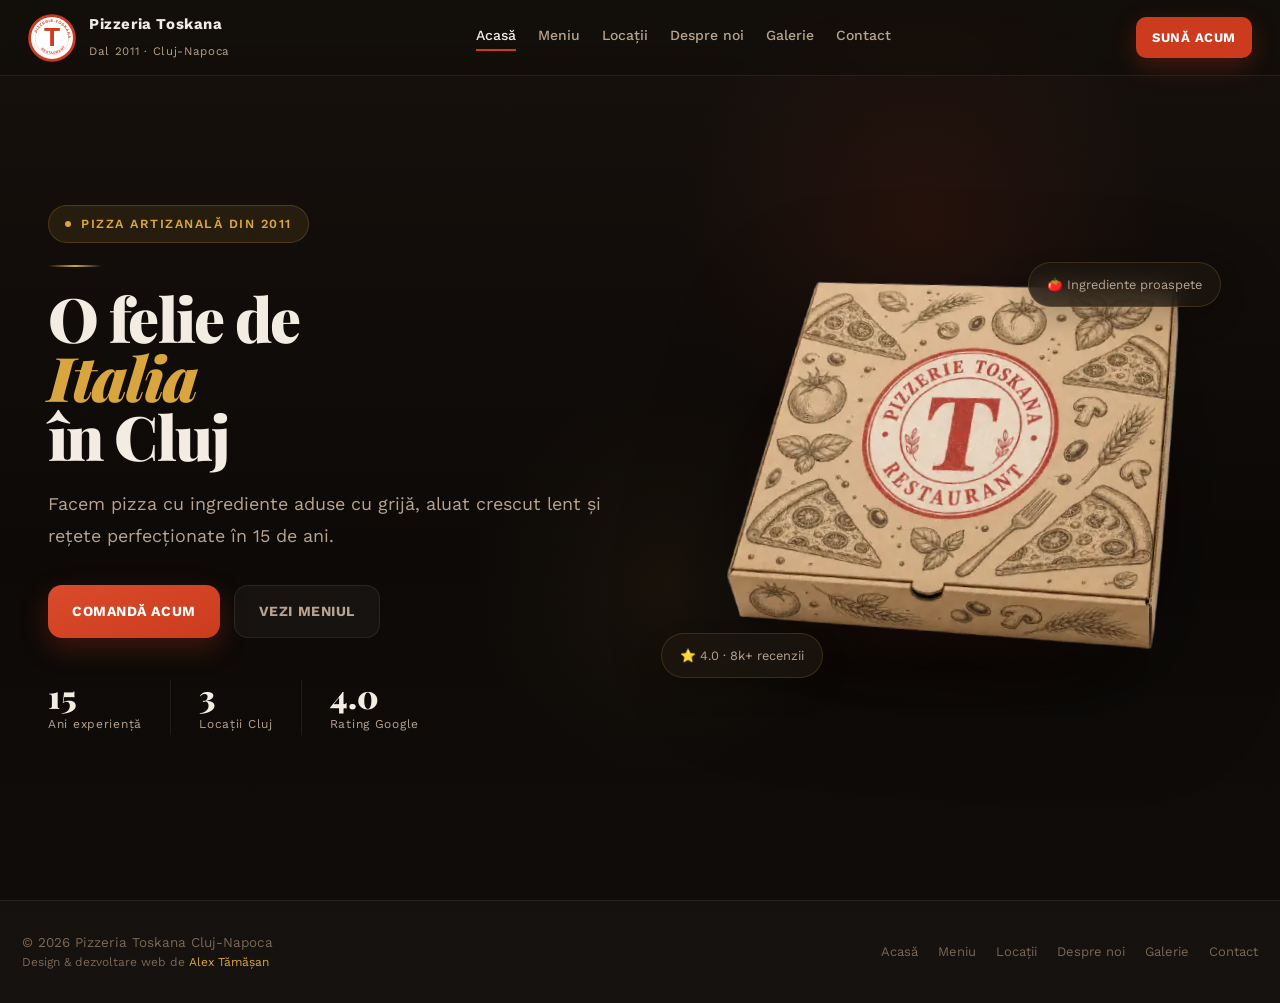
<file: index.html>
<!DOCTYPE html>
<html lang="ro">
<head>
  <meta charset="UTF-8" />
  <meta name="viewport" content="width=device-width, initial-scale=1.0" />

  <link rel="icon" type="image/png" href="favicon.png" />
  <link rel="apple-touch-icon" href="favicon.png" />
  <meta name="theme-color" content="#100d0a" />

  <title>Pizzeria Toskana Cluj-Napoca — Pizza Artizanală din 2011</title>
  <meta name="description" content="Pizza artizanală cu aluat crescut lent și ingrediente proaspete, în Cluj-Napoca din 2011. Comandă online sau vino în una din cele 3 locații Toskana." />
  <meta name="robots" content="index, follow" />
  <link rel="canonical" href="https://autohelper213.github.io/site/index.html" />

  <meta property="og:type" content="website" />
  <meta property="og:title" content="Pizzeria Toskana Cluj-Napoca — Pizza Artizanală din 2011" />
  <meta property="og:description" content="Pizza artizanală cu aluat crescut lent și ingrediente proaspete, în Cluj-Napoca din 2011. Comandă online sau vino în una din cele 3 locații Toskana." />
  <meta property="og:image" content="https://autohelper213.github.io/site/favicon.png" />
  <meta property="og:url" content="https://autohelper213.github.io/site/index.html" />
  <meta property="og:locale" content="ro_RO" />
  <meta property="og:site_name" content="Pizzeria Toskana" />

  <meta name="twitter:card" content="summary_large_image" />
  <meta name="twitter:title" content="Pizzeria Toskana Cluj-Napoca" />
  <meta name="twitter:description" content="Pizza artizanală cu aluat crescut lent și ingrediente proaspete, în Cluj-Napoca din 2011." />
  <meta name="twitter:image" content="https://autohelper213.github.io/site/favicon.png" />

  <link rel="preconnect" href="https://fonts.googleapis.com">
  <link rel="preconnect" href="https://fonts.gstatic.com" crossorigin>
  <link href="https://fonts.googleapis.com/css2?family=Playfair+Display:ital,wght@0,700;0,900;1,700&family=Work+Sans:wght@300;400;500;600;700&display=swap" rel="stylesheet">
  <script src="https://cdnjs.cloudflare.com/ajax/libs/gsap/3.12.5/gsap.min.js" defer></script>
  <link rel="stylesheet" href="style.css" />
</head>
<body>
  <nav>
  <div class="nav-inner">
    <a href="index.html" class="brand">
      <svg class="brand-logo" viewBox="0 0 120 120" xmlns="http://www.w3.org/2000/svg" aria-label="Toskana">
        <circle cx="60" cy="60" r="56" fill="white" stroke="#cc3b1e" stroke-width="7"/>
        <circle cx="60" cy="60" r="42" fill="none" stroke="#cc3b1e" stroke-width="2" opacity=".2"/>
        <defs>
          <path id="bTA" d="M 20 60 A 40 40 0 0 1 100 60"/>
          <path id="bBA" d="M 20 60 A 40 40 0 0 0 100 60"/>
        </defs>
        <text x="60" y="79" text-anchor="middle" font-size="66" font-weight="900" font-family="Arial Black,Arial" fill="#cc3b1e">T</text>
        <text font-size="9.5" font-family="Arial,sans-serif" font-weight="700" letter-spacing="1.4" fill="#cc3b1e">
          <textPath href="#bTA" startOffset="10%">PIZZERIE TOSKANA</textPath>
        </text>
        <text font-size="8.8" font-family="Arial,sans-serif" font-weight="700" letter-spacing="1.1" fill="#cc3b1e">
          <textPath href="#bBA" startOffset="25%">RESTAURANT</textPath>
        </text>
      </svg>
      <div class="brand-text">
        <strong>Pizzeria Toskana</strong>
        <small>Dal 2011 · Cluj-Napoca</small>
      </div>
    </a>
    <div class="nav-links">
      <a href="index.html" class="active">Acasă</a>
      <a href="meniu.html">Meniu</a>
      <a href="locatii.html">Locații</a>
      <a href="despre.html">Despre noi</a>
      <a href="galerie.html">Galerie</a>
      <a href="contact.html">Contact</a>
    </div>
    <a href="tel:+40742317282" class="nav-cta">Sună acum</a>
    <button class="hamburger" id="hamburger" aria-label="Deschide meniu">
  <span></span>
  <span></span>
  <span></span>
</button>
  </div>
</nav>
<main>
  <section class="hero">
    <div class="hero-left">
      <div class="eyebrow">Pizza artizanală din 2011</div>
      <div class="gold-line"></div> 
      <h1>
        <span class="break">O felie de</span>
        <em>Italia</em>
        <span class="break">în Cluj</span>
      </h1>
      <p class="hero-lead">Facem pizza cu ingrediente aduse cu grijă, aluat crescut lent și rețete perfecționate în 15 de ani.</p>
      <div class="hero-actions">
        <a href="comanda.html" class="btn btn-primary">Comandă acum</a>
        <a href="meniu.html" class="btn btn-ghost">Vezi meniul</a>
      </div>
      <div class="hero-stats">
        <div class="stat"><div class="n">15</div><div class="l">Ani experiență</div></div>
        <div class="stat-div"></div>
        <div class="stat"><div class="n">3</div><div class="l">Locații Cluj</div></div>
        <div class="stat-div"></div>
        <div class="stat"><div class="n">4.0</div><div class="l">Rating Google</div></div>
      </div>
    </div>
    <div class="hero-right">
      <div class="box-stage">
        <div class="scene-glow"></div>
        <div class="box-shadow-floor"></div>
        <div class="pill-badge pill-1">🍅 Ingrediente proaspete</div>
        <div class="pill-badge pill-2">⭐ 4.0 · 8k+ recenzii</div>
        <div class="pizza-box-wrap">
          <img src="image.webp" alt="Cutie pizza Toskana" width="768" height="768" class="pizza-box-image" />
        </div>
      </div>
    </div>
  </section>
</main>
<footer>
  <div class="footer-left">
    <p>© 2026 Pizzeria Toskana Cluj-Napoca</p>
    <p style="color:var(--faint);font-size:12px">Design & dezvoltare web de <span style="color:var(--gold)">Alex Tămășan</span></p>
  </div>
  <div class="footer-links">
    <a href="index.html">Acasă</a>
    <a href="meniu.html">Meniu</a>
    <a href="locatii.html">Locații</a>
    <a href="despre.html">Despre noi</a>
    <a href="galerie.html">Galerie</a>
    <a href="contact.html">Contact</a>
  </div>
</footer>

  <script>
    const intro = gsap.timeline({ delay: 0.2 });
    intro
      .from('.hero-left > *', { y: 22, opacity: 0, stagger: 0.1, duration: 0.72, ease: 'power3.out' })
      .from('.pizza-box-wrap', { y: 30, opacity: 0, duration: 0.95, ease: 'back.out(1.14)' }, '-=0.45')
      .from('.pill-badge', { y: 14, opacity: 0, stagger: 0.08, duration: 0.5, ease: 'power2.out' }, '-=0.35');
    gsap.to('.pizza-box-wrap', { y: -10, rotateZ: -1.2, duration: 3.1, ease: 'sine.inOut', repeat: -1, yoyo: true });
    gsap.to('.box-shadow-floor', { scaleX: 0.94, opacity: 0.78, duration: 3.1, ease: 'sine.inOut', repeat: -1, yoyo: true });
    gsap.to('.pizza-box-image', { rotateY: -5.5, rotateX: 8.5, duration: 3.1, ease: 'sine.inOut', repeat: -1, yoyo: true });
    const burger = document.getElementById('hamburger');
    const navLinks = document.querySelector('.nav-links');
    if (burger) {
      burger.addEventListener('click', () => {
        navLinks.classList.toggle('open');
      });
    }
    (function () {
      var burger = document.getElementById('hamburger');
      var navLinks = document.querySelector('.nav-links');

      if (burger && navLinks) {
        burger.addEventListener('click', function () {
          burger.classList.toggle('open');
          navLinks.classList.toggle('open');
        });

        navLinks.querySelectorAll('a').forEach(function (a) {
          a.addEventListener('click', function () {
            burger.classList.remove('open');
            navLinks.classList.remove('open');
          });
        });
      }
    })();
  </script>
</body>
</html>
</file>
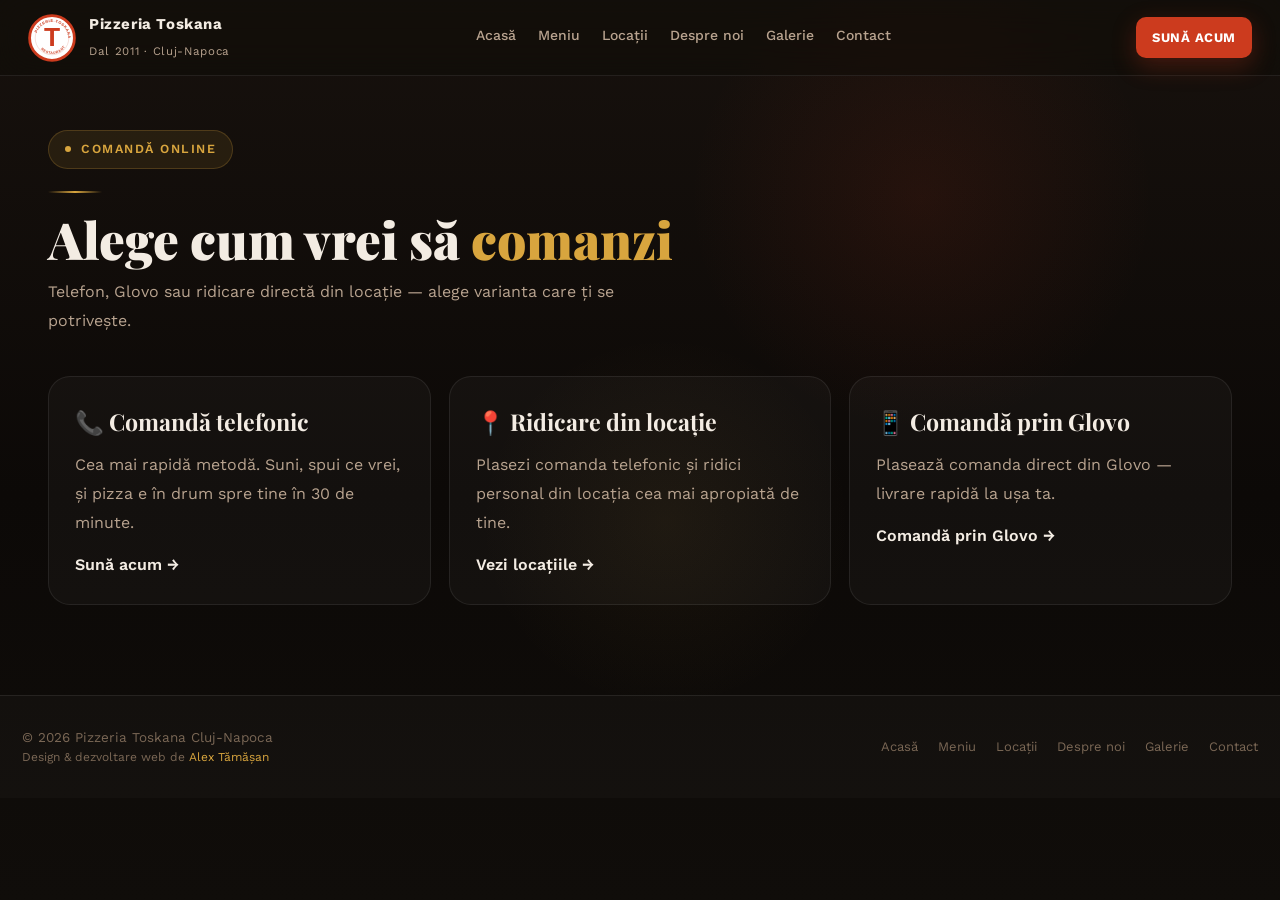
<file: comanda.html>
<!DOCTYPE html>
<html lang="ro">
<head>
  <meta charset="UTF-8" />
  <meta name="viewport" content="width=device-width, initial-scale=1.0" />

  <link rel="icon" type="image/png" href="favicon.png" />
  <link rel="apple-touch-icon" href="favicon.png" />
  <meta name="theme-color" content="#100d0a" />

  <title>Comandă Pizza Online — Telefon, Glovo sau Ridicare | Toskana</title>
  <meta name="description" content="Comandă pizza artizanală Toskana rapid: telefonic, prin Glovo sau ridicare directă din locațiile din Cluj-Napoca. Livrare în 30 de minute." />
  <meta name="robots" content="index, follow" />
  <link rel="canonical" href="https://autohelper213.github.io/site/comanda.html" />

  <meta property="og:type" content="website" />
  <meta property="og:title" content="Comandă Pizza Online — Telefon, Glovo sau Ridicare | Toskana" />
  <meta property="og:description" content="Comandă pizza artizanală Toskana rapid: telefonic, prin Glovo sau ridicare directă din locațiile din Cluj-Napoca. Livrare în 30 de minute." />
  <meta property="og:image" content="https://autohelper213.github.io/site/favicon.png" />
  <meta property="og:url" content="https://autohelper213.github.io/site/comanda.html" />
  <meta property="og:locale" content="ro_RO" />
  <meta property="og:site_name" content="Pizzeria Toskana" />

  <meta name="twitter:card" content="summary_large_image" />
  <meta name="twitter:title" content="Comandă Pizza Online — Pizzeria Toskana" />
  <meta name="twitter:description" content="Comandă rapid prin telefon, Glovo sau ridicare directă din locațiile Toskana din Cluj-Napoca." />
  <meta name="twitter:image" content="https://autohelper213.github.io/site/favicon.png" />

  <link rel="preconnect" href="https://fonts.googleapis.com">
  <link rel="preconnect" href="https://fonts.gstatic.com" crossorigin>
  <link href="https://fonts.googleapis.com/css2?family=Playfair+Display:ital,wght@0,700;0,900;1,700&family=Work+Sans:wght@300;400;500;600;700&display=swap" rel="stylesheet">
  <script src="https://cdnjs.cloudflare.com/ajax/libs/gsap/3.12.5/gsap.min.js" defer></script>
  <link rel="stylesheet" href="style.css" />
</head>
<body>
  <nav>
    <div class="nav-inner">
      <a href="index.html" class="brand">
        <svg class="brand-logo" viewBox="0 0 120 120" xmlns="http://www.w3.org/2000/svg" aria-label="Toskana">
          <circle cx="60" cy="60" r="56" fill="white" stroke="#cc3b1e" stroke-width="7"/>
          <circle cx="60" cy="60" r="42" fill="none" stroke="#cc3b1e" stroke-width="2" opacity=".2"/>
          <defs>
            <path id="bTA" d="M 20 60 A 40 40 0 0 1 100 60"/>
            <path id="bBA" d="M 20 60 A 40 40 0 0 0 100 60"/>
          </defs>
          <text x="60" y="79" text-anchor="middle" font-size="66" font-weight="900" font-family="Arial Black,Arial" fill="#cc3b1e">T</text>
          <text font-size="9.5" font-family="Arial,sans-serif" font-weight="700" letter-spacing="1.4" fill="#cc3b1e">
            <textPath href="#bTA" startOffset="10%">PIZZERIE TOSKANA</textPath>
          </text>
          <text font-size="8.8" font-family="Arial,sans-serif" font-weight="700" letter-spacing="1.1" fill="#cc3b1e">
            <textPath href="#bBA" startOffset="25%">RESTAURANT</textPath>
          </text>
        </svg>
        <div class="brand-text">
          <strong>Pizzeria Toskana</strong>
          <small>Dal 2011 · Cluj-Napoca</small>
        </div>
      </a>
      <div class="nav-links">
        <a href="index.html">Acasă</a>
        <a href="meniu.html">Meniu</a>
        <a href="locatii.html">Locații</a>
        <a href="despre.html">Despre noi</a>
        <a href="galerie.html">Galerie</a>
        <a href="contact.html">Contact</a>
      </div>
      <a href="tel:+40742317282" class="nav-cta">Sună acum</a>
      <button class="hamburger" id="hamburger" aria-label="Deschide meniu">
        <span></span>
        <span></span>
        <span></span>
      </button>
    </div>
  </nav>

  <div class="page-wrap">
    <div class="page-header">
      <div class="eyebrow">Comandă online</div>
      <div class="gold-line"></div>
      <h2>Alege cum vrei să <span>comanzi</span></h2>
      <p>Telefon, Glovo sau ridicare directă din locație — alege varianta care ți se potrivește.</p>
    </div>

    <div class="grid-3">
      <div class="ord-card">
        <h3>📞 Comandă telefonic</h3>
        <p>Cea mai rapidă metodă. Suni, spui ce vrei, și pizza e în drum spre tine în 30 de minute.</p>
        <a class="link-bold" href="tel:+40742317282">Sună acum →</a>
      </div>

      <div class="ord-card">
        <h3>📍 Ridicare din locație</h3>
        <p>Plasezi comanda telefonic și ridici personal din locația cea mai apropiată de tine.</p>
        <a class="link-bold" href="locatii.html">Vezi locațiile →</a>
      </div>

      <div class="ord-card">
        <h3>📱 Comandă prin Glovo</h3>
        <p>Plasează comanda direct din Glovo — livrare rapidă la ușa ta.</p>
        <a class="link-bold" href="https://glovoapp.com/ro/ro/cluj-napoca/stores/pizzeria-toskana-clj" target="_blank" rel="noopener noreferrer">Comandă prin Glovo →</a>
      </div>
    </div>
  </div>

  <footer>
    <div class="footer-left">
      <p>© 2026 Pizzeria Toskana Cluj-Napoca</p>
      <p style="color:var(--faint);font-size:12px">Design & dezvoltare web de <span style="color:var(--gold)">Alex Tămășan</span></p>
    </div>
    <div class="footer-links">
      <a href="index.html">Acasă</a>
      <a href="meniu.html">Meniu</a>
      <a href="locatii.html">Locații</a>
      <a href="despre.html">Despre noi</a>
      <a href="galerie.html">Galerie</a>
      <a href="contact.html">Contact</a>
    </div>
  </footer>

  <script>
    gsap.from('.page-header > *', { y: 18, opacity: 0, stagger: 0.1, duration: 0.65, ease: 'power3.out', delay: 0.15 });
    gsap.from('.ord-card', { y: 24, opacity: 0, stagger: 0.1, duration: 0.6, ease: 'power2.out', delay: 0.3 });
  </script>
  <script>
    (function () {
      var burger = document.getElementById('hamburger');
      var navLinks = document.querySelector('.nav-links');

      if (burger && navLinks) {
        burger.addEventListener('click', function () {
          burger.classList.toggle('open');
          navLinks.classList.toggle('open');
        });

        navLinks.querySelectorAll('a').forEach(function (a) {
          a.addEventListener('click', function () {
            burger.classList.remove('open');
            navLinks.classList.remove('open');
          });
        });
      }
    })();
  </script>
</body>
</html>
</file>
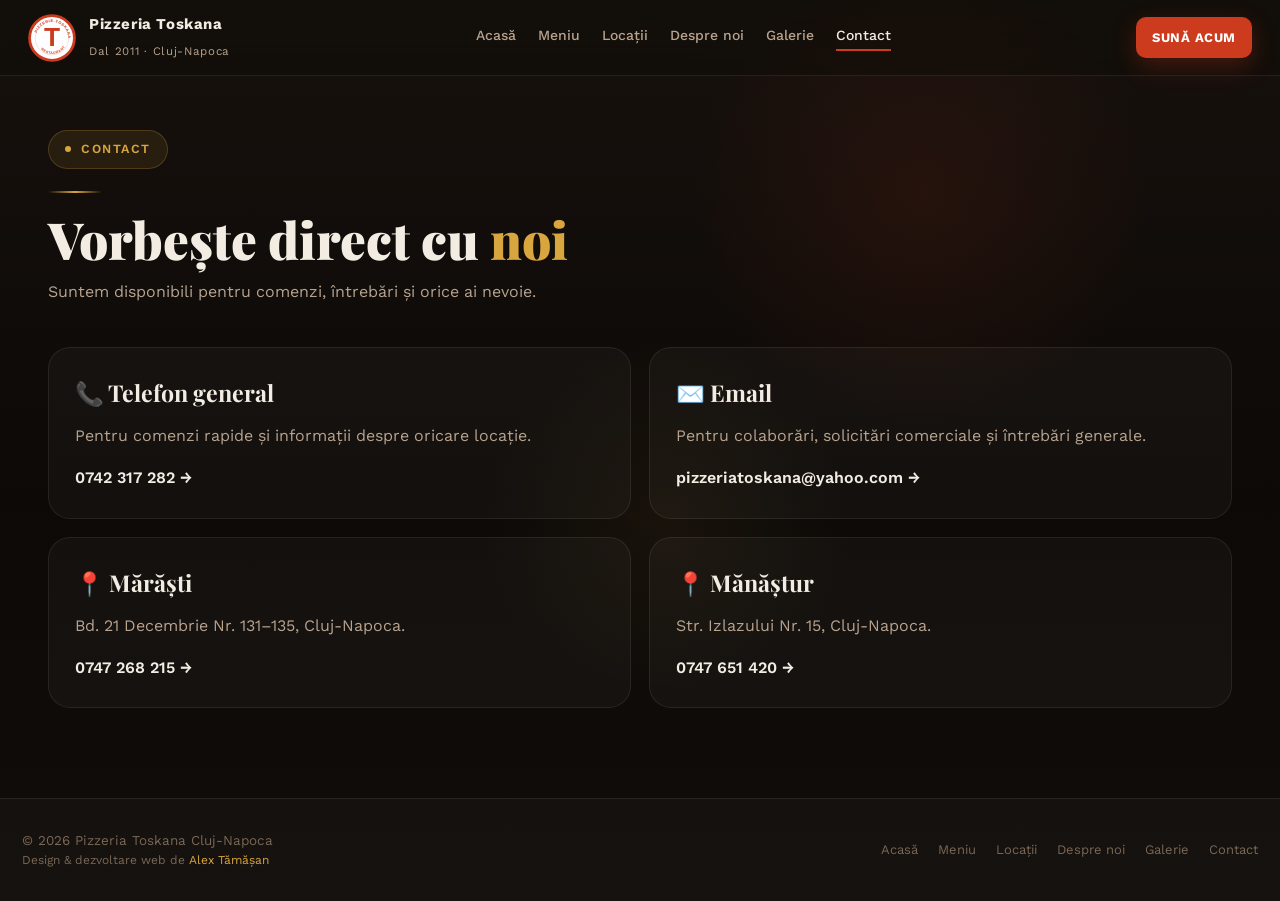
<file: contact.html>
<!DOCTYPE html>
<html lang="ro">
<head>
  <meta charset="UTF-8" />
  <meta name="viewport" content="width=device-width, initial-scale=1.0" />

  <link rel="icon" type="image/png" href="favicon.png" />
  <link rel="apple-touch-icon" href="favicon.png" />
  <meta name="theme-color" content="#100d0a" />

  <title>Contact — Pizzeria Toskana Cluj-Napoca</title>
  <meta name="description" content="Contactează Pizzeria Toskana: telefon, email și adrese pentru locațiile Mărăști și Mănăștur din Cluj-Napoca. Suntem aici pentru comenzi și întrebări." />
  <meta name="robots" content="index, follow" />
  <link rel="canonical" href="https://autohelper213.github.io/site/contact.html" />

  <meta property="og:type" content="website" />
  <meta property="og:title" content="Contact — Pizzeria Toskana Cluj-Napoca" />
  <meta property="og:description" content="Contactează Pizzeria Toskana: telefon, email și adrese pentru locațiile Mărăști și Mănăștur din Cluj-Napoca." />
  <meta property="og:image" content="https://autohelper213.github.io/site/favicon.png" />
  <meta property="og:url" content="https://autohelper213.github.io/site/contact.html" />
  <meta property="og:locale" content="ro_RO" />
  <meta property="og:site_name" content="Pizzeria Toskana" />

  <meta name="twitter:card" content="summary_large_image" />
  <meta name="twitter:title" content="Contact — Pizzeria Toskana" />
  <meta name="twitter:description" content="Telefon, email și adrese pentru locațiile Toskana din Cluj-Napoca." />
  <meta name="twitter:image" content="https://autohelper213.github.io/site/favicon.png" />

  <link rel="preconnect" href="https://fonts.googleapis.com">
  <link rel="preconnect" href="https://fonts.gstatic.com" crossorigin>
  <link href="https://fonts.googleapis.com/css2?family=Playfair+Display:ital,wght@0,700;0,900;1,700&family=Work+Sans:wght@300;400;500;600;700&display=swap" rel="stylesheet">
  <script src="https://cdnjs.cloudflare.com/ajax/libs/gsap/3.12.5/gsap.min.js" defer></script>
  <link rel="stylesheet" href="style.css" />
</head>
<body>
  <nav>
    <div class="nav-inner">
      <a href="index.html" class="brand">
        <svg class="brand-logo" viewBox="0 0 120 120" xmlns="http://www.w3.org/2000/svg" aria-label="Toskana">
          <circle cx="60" cy="60" r="56" fill="white" stroke="#cc3b1e" stroke-width="7"/>
          <circle cx="60" cy="60" r="42" fill="none" stroke="#cc3b1e" stroke-width="2" opacity=".2"/>
          <defs>
            <path id="bTA" d="M 20 60 A 40 40 0 0 1 100 60"/>
            <path id="bBA" d="M 20 60 A 40 40 0 0 0 100 60"/>
          </defs>
          <text x="60" y="79" text-anchor="middle" font-size="66" font-weight="900" font-family="Arial Black,Arial" fill="#cc3b1e">T</text>
          <text font-size="9.5" font-family="Arial,sans-serif" font-weight="700" letter-spacing="1.4" fill="#cc3b1e">
            <textPath href="#bTA" startOffset="10%">PIZZERIE TOSKANA</textPath>
          </text>
          <text font-size="8.8" font-family="Arial,sans-serif" font-weight="700" letter-spacing="1.1" fill="#cc3b1e">
            <textPath href="#bBA" startOffset="25%">RESTAURANT</textPath>
          </text>
        </svg>
        <div class="brand-text">
          <strong>Pizzeria Toskana</strong>
          <small>Dal 2011 · Cluj-Napoca</small>
        </div>
      </a>
      <div class="nav-links">
        <a href="index.html">Acasă</a>
        <a href="meniu.html">Meniu</a>
        <a href="locatii.html">Locații</a>
        <a href="despre.html">Despre noi</a>
        <a href="galerie.html">Galerie</a>
        <a href="contact.html" class="active">Contact</a>
      </div>
      <a href="tel:+40742317282" class="nav-cta">Sună acum</a>
      <button class="hamburger" id="hamburger" aria-label="Deschide meniu">
        <span></span>
        <span></span>
        <span></span>
      </button>
    </div>
  </nav>

  <div class="page-wrap">
    <div class="page-header">
      <div class="eyebrow">Contact</div>
      <div class="gold-line"></div>
      <h2>Vorbește direct cu <span>noi</span></h2>
      <p>Suntem disponibili pentru comenzi, întrebări și orice ai nevoie.</p>
    </div>

    <div class="grid-2">
      <div class="con-card">
        <h3>📞 Telefon general</h3>
        <p>Pentru comenzi rapide și informații despre oricare locație.</p>
        <a class="link-bold" href="tel:+40742317282">0742 317 282 →</a>
      </div>

      <div class="con-card">
        <h3>✉️ Email</h3>
        <p>Pentru colaborări, solicitări comerciale și întrebări generale.</p>
        <a class="link-bold" href="mailto:pizzeriatoskana@yahoo.com">pizzeriatoskana@yahoo.com →</a>
      </div>

      <div class="con-card">
        <h3>📍 Mărăști</h3>
        <p>Bd. 21 Decembrie Nr. 131–135, Cluj-Napoca.</p>
        <a class="link-bold" href="tel:+40747.268.215">0747 268 215 →</a>
      </div>

      <div class="con-card">
        <h3>📍 Mănăștur</h3>
        <p>Str. Izlazului Nr. 15, Cluj-Napoca.</p>
        <a class="link-bold" href="tel:+40747.651.420">0747 651 420 →</a>
      </div>
    </div>
  </div>

  <footer>
    <div class="footer-left">
      <p>© 2026 Pizzeria Toskana Cluj-Napoca</p>
      <p style="color:var(--faint);font-size:12px">Design & dezvoltare web de <span style="color:var(--gold)">Alex Tămășan</span></p>
    </div>
    <div class="footer-links">
      <a href="index.html">Acasă</a>
      <a href="meniu.html">Meniu</a>
      <a href="locatii.html">Locații</a>
      <a href="despre.html">Despre noi</a>
      <a href="galerie.html">Galerie</a>
      <a href="contact.html">Contact</a>
    </div>
  </footer>

  <script>
    gsap.from('.page-header > *', { y: 18, opacity: 0, stagger: 0.1, duration: 0.65, ease: 'power3.out', delay: 0.15 });
    gsap.from('.con-card', { y: 24, opacity: 0, stagger: 0.1, duration: 0.6, ease: 'power2.out', delay: 0.3 });
  </script>
    <script>
    (function () {
      var burger = document.getElementById('hamburger');
      var navLinks = document.querySelector('.nav-links');

      if (burger && navLinks) {
        burger.addEventListener('click', function () {
          burger.classList.toggle('open');
          navLinks.classList.toggle('open');
        });

        navLinks.querySelectorAll('a').forEach(function (a) {
          a.addEventListener('click', function () {
            burger.classList.remove('open');
            navLinks.classList.remove('open');
          });
        });
      }
    })();
  </script>
</body>
</html>
</file>
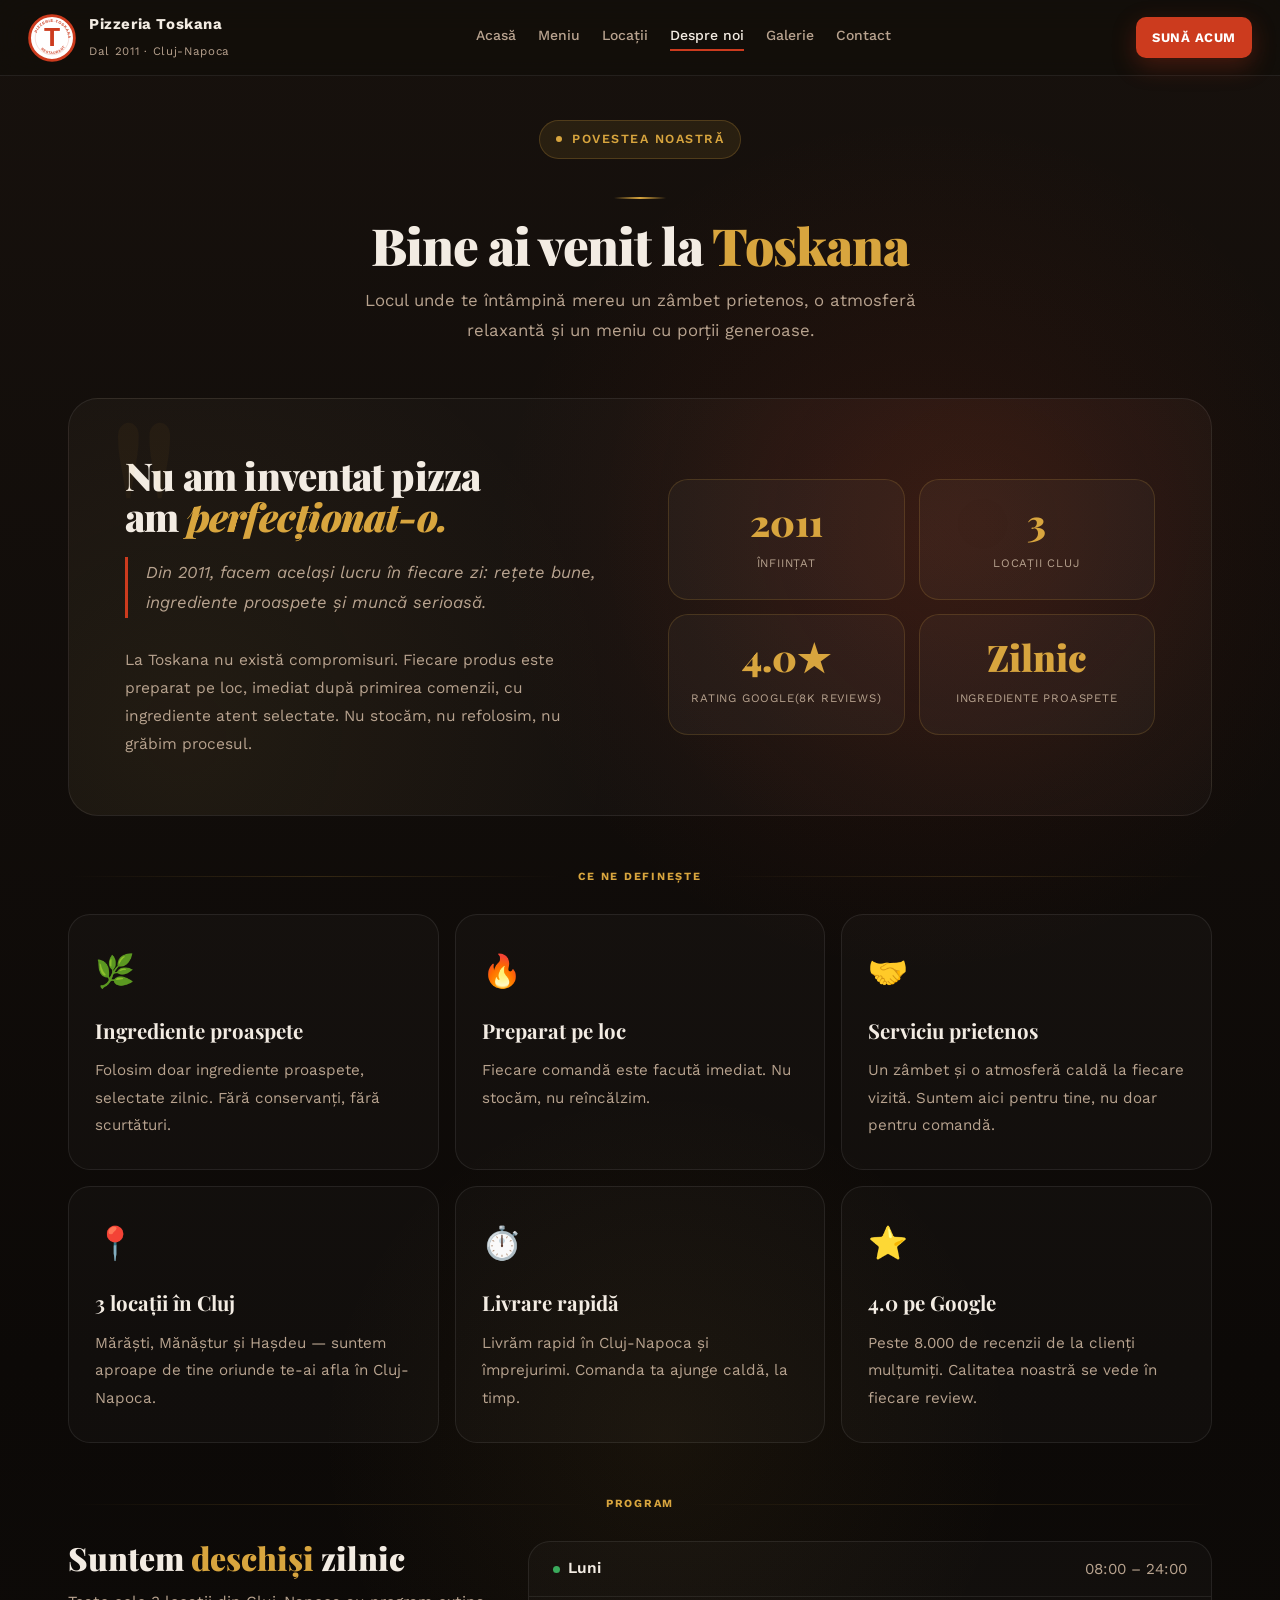
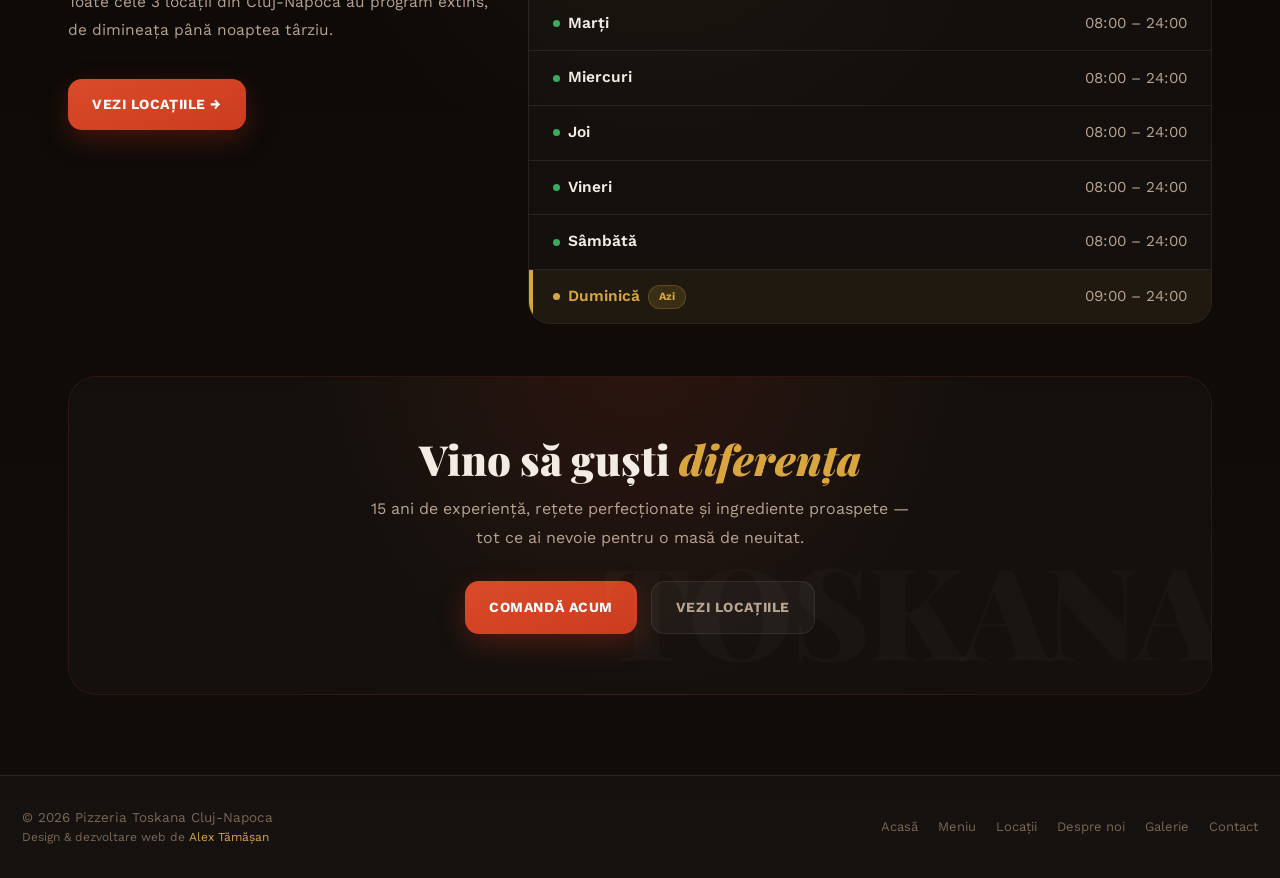
<file: despre.html>
<!DOCTYPE html>
<html lang="ro">
<head>
  <meta charset="UTF-8" />
  <meta name="viewport" content="width=device-width, initial-scale=1.0" />

  <link rel="icon" type="image/png" href="favicon.png" />
  <link rel="apple-touch-icon" href="favicon.png" />
  <meta name="theme-color" content="#100d0a" />

  <title>Despre Noi — Pizzeria Toskana din 2011, Cluj-Napoca</title>
  <meta name="description" content="Povestea Pizzeriei Toskana: 15 ani de tradiție, ingrediente proaspete și pizza pregătită pe loc, în 3 locații din Cluj-Napoca. Rating 4.0 pe Google." />
  <meta name="robots" content="index, follow" />
  <link rel="canonical" href="https://autohelper213.github.io/site/despre.html" />

  <meta property="og:type" content="website" />
  <meta property="og:title" content="Despre Noi — Pizzeria Toskana din 2011, Cluj-Napoca" />
  <meta property="og:description" content="Povestea Pizzeriei Toskana: 15 ani de tradiție, ingrediente proaspete și pizza pregătită pe loc, în 3 locații din Cluj-Napoca." />
  <meta property="og:image" content="https://autohelper213.github.io/site/favicon.png" />
  <meta property="og:url" content="https://autohelper213.github.io/site/despre.html" />
  <meta property="og:locale" content="ro_RO" />
  <meta property="og:site_name" content="Pizzeria Toskana" />

  <meta name="twitter:card" content="summary_large_image" />
  <meta name="twitter:title" content="Despre Noi — Pizzeria Toskana" />
  <meta name="twitter:description" content="15 ani de tradiție, ingrediente proaspete și pizza pregătită pe loc în Cluj-Napoca." />
  <meta name="twitter:image" content="https://autohelper213.github.io/site/favicon.png" />

  <link rel="preconnect" href="https://fonts.googleapis.com">
  <link rel="preconnect" href="https://fonts.gstatic.com" crossorigin>
  <link href="https://fonts.googleapis.com/css2?family=Playfair+Display:ital,wght@0,700;0,900;1,700&family=Work+Sans:wght@300;400;500;600;700&display=swap" rel="stylesheet">
  <link rel="stylesheet" href="style.css" />
<style>
/* ── LAYOUT ── */
.page-wrap {
  max-width: 1240px;
  margin: 0 auto;
  padding: 120px 48px 80px;
}
.page-header {
  text-align: center;
  margin-bottom: 52px;
}
.page-header h2 {
  font-family: var(--font-d);
  font-size: clamp(2rem, 4vw, 3.8rem);
  font-weight: 900;
  line-height: 1.05;
  margin-bottom: 14px;
  letter-spacing: -.02em;
}
.page-header h2 span { color: var(--gold); }
.page-header p { color: var(--muted); max-width: 58ch; margin: 0 auto; line-height: 1.78; font-size: 1.05rem; }
.gold-line {
  width: 52px; height: 2px; margin: 16px auto 20px;
  background: linear-gradient(90deg, transparent, var(--gold), transparent);
}

/* ── HERO BLOCK ── */
.despre-hero {
  display: grid;
  grid-template-columns: 1fr 1fr;
  gap: 56px;
  align-items: center;
  padding: 56px;
  margin-bottom: 24px;
  border-radius: 30px;
  background:
    radial-gradient(circle at 80% 30%, rgba(204,59,30,.09), transparent 40%),
    radial-gradient(circle at 10% 80%, rgba(216,165,62,.06), transparent 40%),
    rgba(255,255,255,.025);
  border: 1px solid var(--line);
  position: relative;
  overflow: hidden;
}
.despre-hero::before {
  content: '"';
  position: absolute;
  top: -30px; left: 32px;
  font-family: var(--font-d);
  font-size: 18rem;
  color: rgba(216,165,62,.045);
  line-height: 1;
  pointer-events: none;
  user-select: none;
}
.despre-hero-left h2 {
  font-family: var(--font-d);
  font-size: clamp(1.9rem, 3vw, 3rem);
  font-weight: 900;
  line-height: 1.06;
  margin-bottom: 20px;
  letter-spacing: -.02em;
}
.despre-hero-left h2 em { color: var(--gold); font-style: italic; }
.despre-motto {
  color: var(--muted);
  font-size: 1.05rem;
  line-height: 1.82;
  font-style: italic;
  padding-left: 18px;
  border-left: 3px solid var(--red);
  margin-bottom: 28px;
}
.despre-hero-right { display: grid; grid-template-columns: 1fr 1fr; gap: 14px; }
.kpi-box {
  padding: 24px 20px; border-radius: 20px;
  background: rgba(255,255,255,.03); border: 1px solid var(--lineg);
  text-align: center; transition: border-color .22s, transform .22s;
}
.kpi-box:hover { border-color: rgba(216,165,62,.3); transform: translateY(-3px); }
.kpi-n { display: block; font-family: var(--font-d); font-size: 2.3rem; font-weight: 900; color: var(--gold); line-height: 1; margin-bottom: 8px; }
.kpi-l { font-size: 11.5px; color: var(--muted); letter-spacing: .07em; text-transform: uppercase; }

/* ── SECTION DIVIDER ── */
.sec-div { display: flex; align-items: center; gap: 16px; margin: 52px 0 28px; }
.sec-div span { font-size: 11px; font-weight: 700; letter-spacing: .16em; text-transform: uppercase; color: var(--gold); white-space: nowrap; }
.sec-div::before, .sec-div::after { content: ''; flex: 1; height: 1px; background: linear-gradient(90deg, transparent, var(--lineg), transparent); }

/* ── VALORI GRID ── */
.valori-wrap { display: grid; grid-template-columns: repeat(3, 1fr); gap: 16px; }
.val-card {
  padding: 30px 26px; border-radius: 22px;
  background: rgba(255,255,255,.025); border: 1px solid var(--line);
  transition: border-color .22s, transform .22s;
  position: relative; overflow: hidden;
}
.val-card::after {
  content: ''; position: absolute; bottom: 0; left: 0; right: 0;
  height: 2px; background: linear-gradient(90deg, transparent, var(--red), transparent);
  opacity: 0; transition: opacity .3s;
}
.val-card:hover { border-color: rgba(204,59,30,.22); transform: translateY(-4px); }
.val-card:hover::after { opacity: 1; }
.val-icon { font-size: 2rem; margin-bottom: 16px; display: block; }
.val-card h4 { font-family: var(--font-d); font-size: 1.28rem; margin-bottom: 10px; font-weight: 700; }
.val-card p { color: var(--muted); font-size: .95rem; line-height: 1.8; }

/* ── ORAR ── */
.orar-section { display: grid; grid-template-columns: 1fr 1.6fr; gap: 32px; align-items: start; }
.orar-intro h3 { font-family: var(--font-d); font-size: 2rem; font-weight: 900; line-height: 1.05; margin-bottom: 14px; }
.orar-intro h3 span { color: var(--gold); }
.orar-intro p { color: var(--muted); line-height: 1.8; font-size: .97rem; margin-bottom: 24px; }

.orar-table { background: rgba(255,255,255,.025); border: 1px solid var(--line); border-radius: 22px; overflow: hidden; }
.orar-header {
  padding: 16px 24px;
  background: linear-gradient(135deg, #cc3b1e 0%, #a82d14 100%);
  font-weight: 700; font-size: 13.5px; letter-spacing: .06em; text-transform: uppercase;
  color: #fff; display: flex; align-items: center; gap: 10px;
}
.orar-row {
  display: flex; align-items: center; justify-content: space-between;
  padding: 14px 24px; border-bottom: 1px solid var(--line); transition: background .18s;
}
.orar-row:last-child { border-bottom: none; }
.orar-row:hover { background: rgba(255,255,255,.03); }
.orar-row.today { background: rgba(216,165,62,.06); padding-left: 20px; border-left: 4px solid var(--gold); }
.orar-zi { font-weight: 600; font-size: .97rem; color: var(--text); min-width: 100px; display: flex; align-items: center; gap: 8px; }
.orar-row.today .orar-zi { color: var(--gold); }
.orar-interval { font-size: .95rem; color: var(--muted); display: flex; align-items: center; gap: 9px; }
.orar-dot { width: 7px; height: 7px; border-radius: 50%; background: #3aaa5c; flex-shrink: 0; }
.orar-row.duminica .orar-dot { background: var(--gold); }
.today-badge { padding: 2px 10px; border-radius: 999px; font-size: 11px; font-weight: 700; background: rgba(216,165,62,.15); color: var(--gold); border: 1px solid rgba(216,165,62,.25); }

/* ── CTA ── */
.despre-cta {
  margin-top: 52px; padding: 60px 56px; border-radius: 28px; text-align: center;
  background: radial-gradient(circle at 50% -10%, rgba(204,59,30,.14), transparent 52%), rgba(255,255,255,.02);
  border: 1px solid rgba(204,59,30,.16);
  position: relative; overflow: hidden;
}
.despre-cta::before {
  content: 'TOSKANA'; position: absolute; bottom: -20px; right: -10px;
  font-family: var(--font-d); font-size: 8rem; font-weight: 900;
  color: rgba(255,255,255,.025); letter-spacing: -.02em; pointer-events: none;
}
.despre-cta h3 { font-family: var(--font-d); font-size: 2.6rem; font-weight: 900; margin-bottom: 14px; line-height: 1.05; }
.despre-cta h3 em { color: var(--gold); font-style: italic; }
.despre-cta p { color: var(--muted); max-width: 56ch; margin: 0 auto 28px; line-height: 1.8; }

/* ── RESPONSIVE ── */
@media (max-width: 980px) {
  .page-wrap { padding: 100px 22px 60px; }
  .despre-hero { grid-template-columns: 1fr; gap: 32px; padding: 28px; }
  .despre-hero::before { display: none; }
  .valori-wrap { grid-template-columns: 1fr 1fr; }
  .orar-section { grid-template-columns: 1fr; }
}
@media (max-width: 600px) {
  .valori-wrap { grid-template-columns: 1fr; }
  .despre-cta { padding: 36px 22px; }
  .despre-cta::before { display: none; }
}
</style>
</head>
<body>

<nav>
  <div class="nav-inner">
    <a href="index.html" class="brand">
      <svg class="brand-logo" viewBox="0 0 120 120" xmlns="http://www.w3.org/2000/svg" aria-label="Toskana">
        <circle cx="60" cy="60" r="56" fill="white" stroke="#cc3b1e" stroke-width="7"/>
        <circle cx="60" cy="60" r="42" fill="none" stroke="#cc3b1e" stroke-width="2" opacity=".2"/>
        <defs>
          <path id="bTA" d="M 20 60 A 40 40 0 0 1 100 60"/>
          <path id="bBA" d="M 20 60 A 40 40 0 0 0 100 60"/>
        </defs>
        <text x="60" y="79" text-anchor="middle" font-size="66" font-weight="900" font-family="Arial Black,Arial" fill="#cc3b1e">T</text>
        <text font-size="9.5" font-family="Arial,sans-serif" font-weight="700" letter-spacing="1.4" fill="#cc3b1e">
          <textPath href="#bTA" startOffset="10%">PIZZERIE TOSKANA</textPath>
        </text>
        <text font-size="8.8" font-family="Arial,sans-serif" font-weight="700" letter-spacing="1.1" fill="#cc3b1e">
          <textPath href="#bBA" startOffset="25%">RESTAURANT</textPath>
        </text>
      </svg>
      <div class="brand-text">
        <strong>Pizzeria Toskana</strong>
        <small>Dal 2011 · Cluj-Napoca</small>
      </div>
    </a>
    <div class="nav-links">
      <a href="index.html">Acasă</a>
      <a href="meniu.html">Meniu</a>
      <a href="locatii.html">Locații</a>
      <a href="despre.html" class="active">Despre noi</a>
      <a href="galerie.html">Galerie</a>
      <a href="contact.html">Contact</a>
    </div>
    <a href="tel:+40742317282" class="nav-cta">Sună acum</a>
    <button class="hamburger" id="hamburger" aria-label="Deschide meniu">
  <span></span>
  <span></span>
  <span></span>
</button>
  </div>
</nav>

<div class="page-wrap">

  <!-- PAGE HEADER -->
  <div class="page-header" id="ph">
    <div class="eyebrow">Povestea noastră</div>
    <div class="gold-line"></div>
    <h2>Bine ai venit la <span>Toskana</span></h2>
    <p>Locul unde te întâmpină mereu un zâmbet prietenos, o atmosferă relaxantă și un meniu cu porții generoase.</p>
  </div>

  <!-- MOTTO + KPI -->
  <div class="despre-hero" id="d-hero">
    <div class="despre-hero-left">
      <h2>Nu am inventat pizza <br>am <em>perfecționat-o.</em></h2>
      <p class="despre-motto">
        Din 2011, facem același lucru în fiecare zi: rețete bune, ingrediente proaspete și muncă serioasă.
      </p>
      <p style="color:var(--muted);line-height:1.82;font-size:.97rem">
        La Toskana nu există compromisuri. Fiecare produs este preparat pe loc, imediat după primirea comenzii, cu ingrediente atent selectate. Nu stocăm, nu refolosim, nu grăbim procesul.
      </p>
    </div>
    <div class="despre-hero-right">
      <div class="kpi-box"><span class="kpi-n">2011</span><span class="kpi-l">Înființat</span></div>
      <div class="kpi-box"><span class="kpi-n">3</span><span class="kpi-l">Locații Cluj</span></div>
      <div class="kpi-box"><span class="kpi-n">4.0★</span><span class="kpi-l">Rating Google(8k reviews)</span></div>
      <div class="kpi-box"><span class="kpi-n">Zilnic</span><span class="kpi-l">Ingrediente proaspete</span></div>
    </div>
  </div>

  <!-- VALORILE NOASTRE -->
  <div class="sec-div"><span>Ce ne definește</span></div>
  <div class="valori-wrap">
    <div class="val-card">
      <span class="val-icon">🌿</span>
      <h4>Ingrediente proaspete</h4>
      <p>Folosim doar ingrediente proaspete, selectate zilnic. Fără conservanți, fără scurtături.</p>
    </div>
    <div class="val-card">
      <span class="val-icon">🔥</span>
      <h4>Preparat pe loc</h4>
      <p>Fiecare comandă este facută imediat. Nu stocăm, nu reîncălzim.</p>
    </div>
    <div class="val-card">
      <span class="val-icon">🤝</span>
      <h4>Serviciu prietenos</h4>
      <p>Un zâmbet și o atmosferă caldă la fiecare vizită. Suntem aici pentru tine, nu doar pentru comandă.</p>
    </div>
    <div class="val-card">
      <span class="val-icon">📍</span>
      <h4>3 locații în Cluj</h4>
      <p>Mărăști, Mănăștur și Hașdeu — suntem aproape de tine oriunde te-ai afla în Cluj-Napoca.</p>
    </div>
    <div class="val-card">
      <span class="val-icon">⏱️</span>
      <h4>Livrare rapidă</h4>
      <p>Livrăm rapid în Cluj-Napoca și împrejurimi. Comanda ta ajunge caldă, la timp.</p>
    </div>
    <div class="val-card">
      <span class="val-icon">⭐</span>
      <h4>4.0 pe Google</h4>
      <p>Peste 8.000 de recenzii de la clienți mulțumiți. Calitatea noastră se vede în fiecare review.</p>
    </div>
  </div>

  <!-- ORAR -->
  <div class="sec-div" style="margin-top:52px"><span>Program</span></div>
  <div class="orar-section">
    <div class="orar-intro">
      <h3>Suntem <span>deschiși</span> zilnic</h3>
      <p>Toate cele 3 locații din Cluj-Napoca au program extins, de dimineața până noaptea târziu.</p>
      <a href="locatii.html" class="btn btn-primary" style="display:inline-flex;margin-top:10px">Vezi locațiile →</a>
    </div>
    <div class="orar-table">
      <div class="orar-row"><span class="orar-zi"><span class="orar-dot"></span>Luni</span><span class="orar-interval">08:00 – 24:00</span></div>
      <div class="orar-row"><span class="orar-zi"><span class="orar-dot"></span>Marți</span><span class="orar-interval">08:00 – 24:00</span></div>
      <div class="orar-row"><span class="orar-zi"><span class="orar-dot"></span>Miercuri</span><span class="orar-interval">08:00 – 24:00</span></div>
      <div class="orar-row"><span class="orar-zi"><span class="orar-dot"></span>Joi</span><span class="orar-interval">08:00 – 24:00</span></div>
      <div class="orar-row"><span class="orar-zi"><span class="orar-dot"></span>Vineri</span><span class="orar-interval">08:00 – 24:00</span></div>
      <div class="orar-row"><span class="orar-zi"><span class="orar-dot"></span>Sâmbătă</span><span class="orar-interval">08:00 – 24:00</span></div>
      <div class="orar-row duminica today">
        <span class="orar-zi"><span class="orar-dot"></span>Duminică <span class="today-badge">Azi</span></span>
        <span class="orar-interval">09:00 – 24:00</span>
      </div>
    </div>
  </div>

  <!-- CTA -->
  <div class="despre-cta">
    <h3>Vino să guști <em>diferența</em></h3>
    <p>15 ani de experiență, rețete perfecționate și ingrediente proaspete — tot ce ai nevoie pentru o masă de neuitat.</p>
    <div style="display:flex;gap:14px;justify-content:center;flex-wrap:wrap">
      <a href="comanda.html" class="btn btn-primary">Comandă acum</a>
      <a href="locatii.html" class="btn btn-ghost">Vezi locațiile</a>
    </div>
  </div>

</div>

<footer>
  <div class="footer-left">
    <p>© 2026 Pizzeria Toskana Cluj-Napoca</p>
    <p style="color:var(--faint);font-size:12px">Design & dezvoltare web de <span style="color:var(--gold)">Alex Tămășan</span></p>
  </div>
  <div class="footer-links">
    <a href="index.html">Acasă</a>
    <a href="meniu.html">Meniu</a>
    <a href="locatii.html">Locații</a>
    <a href="despre.html">Despre noi</a>
    <a href="galerie.html">Galerie</a>
    <a href="contact.html">Contact</a>
  </div>
</footer>

<script src="https://cdnjs.cloudflare.com/ajax/libs/gsap/3.12.5/gsap.min.js" defer></script>
<script>
  gsap.from('.page-header > *', { y: 18, opacity: 0, stagger: 0.1, duration: 0.65, ease: 'power3.out', delay: 0.15 });
  gsap.from('.despre-hero', { y: 24, opacity: 0, duration: 0.7, ease: 'power2.out', delay: 0.3 });
  gsap.from('.val-card', { y: 24, opacity: 0, stagger: 0.08, duration: 0.6, ease: 'power2.out', delay: 0.4 });
  gsap.from('.orar-section', { y: 20, opacity: 0, duration: 0.65, ease: 'power2.out', delay: 0.5 });
  gsap.from('.despre-cta', { y: 20, opacity: 0, duration: 0.65, ease: 'power2.out', delay: 0.55 });
</script>
<script>
    (function () {
      var burger = document.getElementById('hamburger');
      var navLinks = document.querySelector('.nav-links');

      if (burger && navLinks) {
        burger.addEventListener('click', function () {
          burger.classList.toggle('open');
          navLinks.classList.toggle('open');
        });

        navLinks.querySelectorAll('a').forEach(function (a) {
          a.addEventListener('click', function () {
            burger.classList.remove('open');
            navLinks.classList.remove('open');
          });
        });
      }
    })();
  </script>

</body>
</html>
</file>
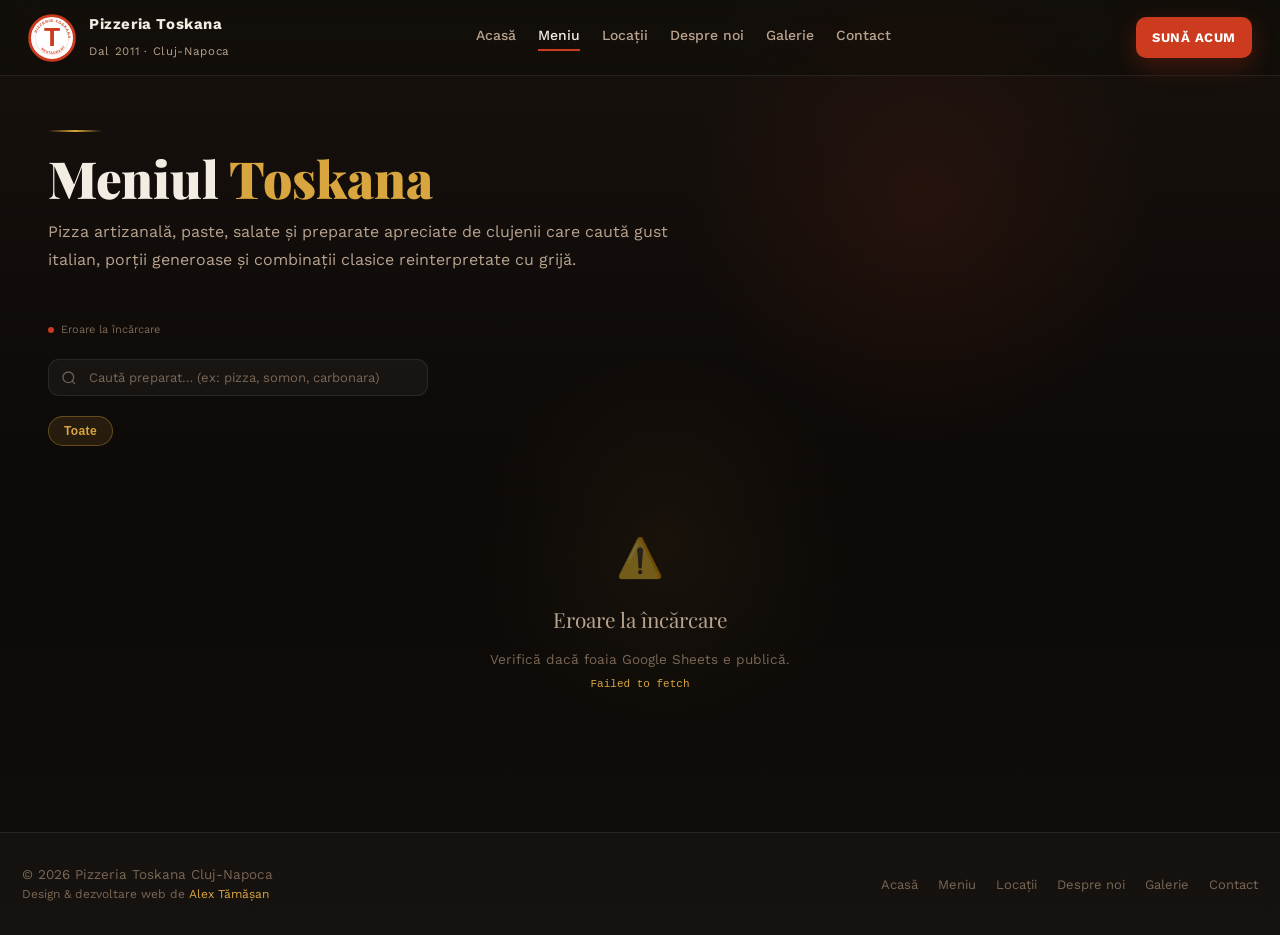
<file: meniu.html>
<!DOCTYPE html>
<html lang="ro">
<head>
  <meta charset="UTF-8" />
  <meta name="viewport" content="width=device-width, initial-scale=1.0" />

  <link rel="icon" type="image/png" href="favicon.png" />
  <link rel="apple-touch-icon" href="favicon.png" />
  <meta name="theme-color" content="#100d0a" />

  <title>Meniu — Pizza, Paste și Deserturi | Pizzeria Toskana Cluj</title>
  <meta name="description" content="Descoperă meniul complet Toskana: pizza artizanală, paste, risotto, salate și deserturi. Prețuri clare, ingrediente proaspete, în Cluj-Napoca." />
  <meta name="robots" content="index, follow" />
  <link rel="canonical" href="https://autohelper213.github.io/site/meniu.html" />

  <meta property="og:type" content="website" />
  <meta property="og:title" content="Meniu — Pizza, Paste și Deserturi | Pizzeria Toskana Cluj" />
  <meta property="og:description" content="Descoperă meniul complet Toskana: pizza artizanală, paste, risotto, salate și deserturi. Prețuri clare, ingrediente proaspete." />
  <meta property="og:image" content="https://autohelper213.github.io/site/favicon.png" />
  <meta property="og:url" content="https://autohelper213.github.io/site/meniu.html" />
  <meta property="og:locale" content="ro_RO" />
  <meta property="og:site_name" content="Pizzeria Toskana" />

  <meta name="twitter:card" content="summary_large_image" />
  <meta name="twitter:title" content="Meniu — Pizzeria Toskana Cluj" />
  <meta name="twitter:description" content="Pizza artizanală, paste, risotto, salate și deserturi, cu prețuri clare." />
  <meta name="twitter:image" content="https://autohelper213.github.io/site/favicon.png" />

  <link rel="preconnect" href="https://fonts.googleapis.com">
  <link rel="preconnect" href="https://fonts.gstatic.com" crossorigin>
  <link href="https://fonts.googleapis.com/css2?family=Playfair+Display:ital,wght@0,700;0,900;1,700&family=Work+Sans:wght@300;400;500;600;700&display=swap" rel="stylesheet">
  <link rel="stylesheet" href="style.css" />
  <style>
    /* TOOLBAR */
    .toolbar{display:flex;gap:12px;align-items:center;flex-wrap:wrap;margin-bottom:20px;}
    .search-wrap{position:relative;flex:1;min-width:180px;max-width:380px;}
    .search-wrap svg{position:absolute;left:13px;top:50%;transform:translateY(-50%);opacity:.35;pointer-events:none;}
    .search-input{width:100%;background:rgba(255,255,255,.04);border:1px solid var(--line);border-radius:11px;padding:10px 13px 10px 40px;color:var(--text);font-size:13px;font-family:var(--font-b);outline:none;transition:border-color .2s;}
    .search-input::placeholder{color:var(--faint);}
    .search-input:focus{border-color:rgba(216,165,62,.35);}

    /* SORT — visible only when a category is active */
    .sort-wrap{display:none;align-items:center;gap:8px;}
    .sort-wrap.visible{display:flex;}
    .sort-label{font-size:12px;color:var(--faint);white-space:nowrap;}
    .sort-select{background:rgba(255,255,255,.04);border:1px solid var(--line);border-radius:10px;padding:9px 32px 9px 13px;color:var(--text);font-size:13px;font-family:var(--font-b);outline:none;cursor:pointer;transition:border-color .2s;appearance:none;-webkit-appearance:none;background-image:url("data:image/svg+xml,%3Csvg xmlns='http://www.w3.org/2000/svg' width='11' height='11' viewBox='0 0 24 24' fill='none' stroke='%237a6755' stroke-width='2.5'%3E%3Cpath d='M6 9l6 6 6-6'/%3E%3C/svg%3E");background-repeat:no-repeat;background-position:right 11px center;}
    .sort-select:focus{border-color:rgba(216,165,62,.35);}
    .sort-select option{background:#17110d;color:var(--text);}

    /* FILTER BAR */
    .filter-bar{display:flex;gap:8px;flex-wrap:wrap;margin-bottom:32px;}
    .filter-btn{padding:7px 15px;border-radius:999px;font-size:12px;font-weight:600;border:1px solid var(--line);background:rgba(255,255,255,.03);color:var(--muted);cursor:pointer;transition:.2s;letter-spacing:.03em;}
    .filter-btn:hover{color:var(--text);border-color:rgba(255,255,255,.15);}
    .filter-btn.active{background:rgba(216,165,62,.12);border-color:rgba(216,165,62,.35);color:var(--gold);}

    /* CATEGORY SECTION */
    .cat-section{margin-bottom:56px;}
    .cat-section:last-child{margin-bottom:0;}

    /* CATEGORY HEADER */
    .cat-header{margin-bottom:18px;}
    .cat-header h2{font-family:var(--font-d);font-size:1.35rem;font-weight:700;margin:0 0 4px;line-height:1.2;}
    .cat-header h2 span{color:var(--gold);}
    .cat-header p{font-size:.82rem;color:var(--muted);margin:0;line-height:1.6;max-width:60ch;}

    /* GRID — 5 columns */
    .menu-grid{display:grid;grid-template-columns:repeat(5,1fr);gap:14px;}
    @media(max-width:1400px){.menu-grid{grid-template-columns:repeat(4,1fr);}}
    @media(max-width:1100px){.menu-grid{grid-template-columns:repeat(3,1fr);}}
    @media(max-width:750px){.menu-grid{grid-template-columns:repeat(2,1fr);}}
    @media(max-width:480px){.menu-grid{grid-template-columns:1fr;}}

    /* MENU CARD */
    .menu-card{background:rgba(255,255,255,.03);border:1px solid var(--line);border-radius:16px;overflow:hidden;transition:border-color .22s,transform .22s;display:flex;flex-direction:column;}
    .menu-card:hover{border-color:rgba(216,165,62,.22);transform:translateY(-2px);}

    /* CARD IMAGE */
    .card-img{height:140px;overflow:hidden;position:relative;background:radial-gradient(circle at 30% 35%,rgba(255,255,255,.05),transparent 60%),linear-gradient(135deg,#2a1b12,#18110d);display:flex;align-items:center;justify-content:center;flex-shrink:0;}
    .card-img img{width:100%;height:100%;object-fit:cover;display:block;transition:transform .4s ease;}
    .menu-card:hover .card-img img{transform:scale(1.05);}
    .card-img .img-placeholder{font-size:2.2rem;opacity:.45;user-select:none;}

    /* TAG BADGE — top left */
    .tag-badge{position:absolute;top:8px;left:8px;background:rgba(16,13,10,.82);border:1px solid var(--lineg);border-radius:999px;padding:3px 8px;font-size:10px;font-weight:600;letter-spacing:.07em;color:var(--gold);backdrop-filter:blur(8px);text-transform:uppercase;z-index:2;}

    /* GRAMAJ BADGE — bottom right of image */
    .gramaj-badge{position:absolute;bottom:8px;right:8px;background:rgba(16,13,10,.78);border:1px solid rgba(255,255,255,.08);border-radius:8px;padding:3px 8px;font-size:10px;font-weight:500;color:rgba(243,236,227,.7);backdrop-filter:blur(6px);letter-spacing:.03em;z-index:2;}

    /* CARD BODY */
    .card-body{padding:12px 14px 14px;flex:1;display:flex;flex-direction:column;gap:4px;}
    .card-body h3{font-family:var(--font-d);font-size:1rem;line-height:1.25;margin:0;}
    .card-body .card-desc{color:var(--muted);font-size:.78rem;line-height:1.65;flex:1;display:-webkit-box;-webkit-line-clamp:3;line-clamp:3;-webkit-box-orient:vertical;overflow:hidden;}
    .card-price-row{display:flex;align-items:center;justify-content:space-between;gap:8px;margin-top:8px;}
    .card-price{color:var(--gold);font-weight:700;font-size:.95rem;}
    .btn-order{display:inline-flex;align-items:center;padding:6px 11px;border-radius:8px;background:var(--red);color:#fff;font-size:11px;font-weight:700;letter-spacing:.04em;text-transform:uppercase;text-decoration:none;border:none;cursor:pointer;transition:.2s;white-space:nowrap;}
    .btn-order:hover{background:var(--red2);}

    /* STATES */
    .state-box{grid-column:1/-1;padding:48px 24px;display:flex;flex-direction:column;align-items:center;gap:12px;text-align:center;}
    .state-icon{font-size:2.4rem;opacity:.4;}
    .state-title{font-family:var(--font-d);font-size:1.3rem;color:var(--muted);}
    .state-sub{font-size:.85rem;color:var(--faint);max-width:44ch;line-height:1.7;}

    /* SKELETON */
    @keyframes shimmer{0%{background-position:-200% 0}100%{background-position:200% 0}}
    .skeleton{background:linear-gradient(90deg,rgba(255,255,255,.04) 25%,rgba(255,255,255,.08) 50%,rgba(255,255,255,.04) 75%);background-size:200% 100%;animation:shimmer 1.5s ease-in-out infinite;border-radius:8px;}
    .skel-card{border-radius:16px;overflow:hidden;border:1px solid var(--line);background:rgba(255,255,255,.02);}
    .skel-img{height:140px;}
    .skel-body{padding:12px 14px 14px;display:flex;flex-direction:column;gap:8px;}
    .skel-title{height:18px;width:70%;}
    .skel-desc{height:12px;}
    .skel-desc2{height:12px;width:75%;}
    .skel-price-row{display:flex;justify-content:space-between;margin-top:6px;}
    .skel-price{height:18px;width:60px;}
    .skel-btn{height:28px;width:76px;border-radius:8px;}

    /* CONNECTION STATUS */
    .conn-status{display:inline-flex;align-items:center;gap:7px;font-size:11px;color:var(--faint);margin-bottom:20px;}
    .conn-dot{width:6px;height:6px;border-radius:50%;background:var(--faint);flex-shrink:0;}
    .conn-dot.live{background:#4caf81;box-shadow:0 0 5px rgba(76,175,129,.5);}
    .conn-dot.error{background:#cc3b1e;}
    .conn-dot.loading{background:var(--gold);animation:pulse 1.2s ease-in-out infinite;}
    @keyframes pulse{0%,100%{opacity:1}50%{opacity:.35}}

    @media(max-width:760px){
      .toolbar{flex-direction:column;align-items:stretch;}
      .sort-wrap{justify-content:flex-start;}
      .config-banner,.fab-cfg{bottom:14px;right:14px;}
    }
  </style>
</head>
<body>

<nav>
  <div class="nav-inner">
    <a href="index.html" class="brand">
      <svg class="brand-logo" viewBox="0 0 120 120" xmlns="http://www.w3.org/2000/svg">
        <circle cx="60" cy="60" r="56" fill="white" stroke="#cc3b1e" stroke-width="7"/>
        <circle cx="60" cy="60" r="42" fill="none" stroke="#cc3b1e" stroke-width="2" opacity=".2"/>
        <defs>
          <path id="bTA" d="M 20 60 A 40 40 0 0 1 100 60"/>
          <path id="bBA" d="M 20 60 A 40 40 0 0 0 100 60"/>
        </defs>
        <text x="60" y="79" text-anchor="middle" font-size="66" font-weight="900" font-family="Arial Black,Arial" fill="#cc3b1e">T</text>
        <text font-size="9.5" font-family="Arial,sans-serif" font-weight="700" letter-spacing="1.4" fill="#cc3b1e"><textPath href="#bTA" startOffset="10%">PIZZERIE TOSKANA</textPath></text>
        <text font-size="8.8" font-family="Arial,sans-serif" font-weight="700" letter-spacing="1.1" fill="#cc3b1e"><textPath href="#bBA" startOffset="25%">RESTAURANT</textPath></text>
      </svg>
      <div class="brand-text">
        <strong>Pizzeria Toskana</strong>
        <small>Dal 2011 · Cluj-Napoca</small>
      </div>
    </a>
    <div class="nav-links">
      <a href="index.html">Acasă</a>
      <a href="meniu.html" class="active">Meniu</a>
      <a href="locatii.html">Locații</a>
      <a href="despre.html">Despre noi</a>
      <a href="galerie.html">Galerie</a>
      <a href="contact.html">Contact</a>
    </div>
    <a href="tel:+40742317282" class="nav-cta">Sună acum</a>
    <button class="hamburger" id="hamburger" aria-label="Deschide meniu">
  <span></span>
  <span></span>
  <span></span>
</button>
  </div>
</nav>

<main class="page-wrap">
  <header class="page-header">
    <div class="gold-line"></div>
    <h2>Meniul <span>Toskana</span></h2>
    <p>Pizza artizanală, paste, salate și preparate apreciate de clujenii care caută gust italian, porții generoase și combinații clasice reinterpretate cu grijă.</p>
  </header>

  <div class="conn-status">
    <span class="conn-dot loading" id="connDot"></span>
    <span id="connLabel">Se conectează la meniu…</span>
  </div>

  <div class="toolbar">
    <div class="search-wrap">
      <svg width="16" height="16" viewBox="0 0 24 24" fill="none" stroke="currentColor" stroke-width="2" color="#f3ece3">
        <circle cx="11" cy="11" r="8"/><path d="M21 21l-4.35-4.35"/>
      </svg>
      <input type="search" class="search-input" id="searchInput" placeholder="Caută preparat… (ex: pizza, somon, carbonara)" />
    </div>
    <div class="sort-wrap" id="sortWrap">
      <span class="sort-label">Sortează:</span>
      <select class="sort-select" id="sortSelect">
        <option value="default">Implicit</option>
        <option value="pret-asc">Preț: mic → mare</option>
        <option value="pret-desc">Preț: mare → mic</option>
        <option value="nume-asc">Nume: A → Z</option>
        <option value="nume-desc">Nume: Z → A</option>
      </select>
    </div>
  </div>

  <div class="filter-bar" id="filterBar">
    <button class="filter-btn active" data-cat="toate">Toate</button>
  </div>

  <div id="menuContent"></div>
</main>

<footer>
  <div class="footer-left">
    <p>© 2026 Pizzeria Toskana Cluj-Napoca</p>
    <p style="color:var(--faint);font-size:12px">Design & dezvoltare web de <span style="color:var(--gold)">Alex Tămășan</span></p>
  </div>
  <div class="footer-links">
    <a href="index.html">Acasă</a>
    <a href="meniu.html">Meniu</a>
    <a href="locatii.html">Locații</a>
    <a href="despre.html">Despre noi</a>
    <a href="galerie.html">Galerie</a>
    <a href="contact.html">Contact</a>
  </div>
</footer>

<script>
(() => {
  const DEFAULT_SHEET_ID = '1RCmDFPt5WVJs18QjpQ_EBwD_Pcffm_Yzul4ByoDJSmA';

  const CAT_EMOJI = {
    pizza:'🍕',paste:'🍝',risotto:'🍚',salate:'🥗',aperitive:'🥙',
    'mic dejun':'🍳',supe:'🥣',ciorbe:'🥣',pui:'🍗',porc:'🥩',
    vita:'🥩',rata:'🦆',peste:'🐟','fructe de mare':'🦐',
    gatite:'🍲',garnituri:'🥔',sosuri:'🫙',desert:'🍮',
    cafea:'☕',bauturi:'🥤',copii:'👶',zilei:'📋',
  };
  const DEFAULT_EMOJI = '🍽️';

  // Normalize diacritics
  function normalize(str) {
    return str.toLowerCase()
      .replace(/[ăâ]/g,'a').replace(/[îí]/g,'i')
      .replace(/[șşś]/g,'s').replace(/[țţ]/g,'t')
      .replace(/[éè]/g,'e').replace(/[ó]/g,'o')
      .normalize('NFD').replace(/[\u0300-\u036f]/g,'');
  }

  // Word-boundary match: query must match START of a word
  function wordMatch(query, text) {
    const nq = normalize(query.trim());
    const nt = normalize(text);
    const words = nt.split(/[\s,\/\-\.]+/);
    return words.some(w => w.startsWith(nq));
  }

  const $ = id => document.getElementById(id);
  function getStoredId(){ return sessionStorage.getItem('toskana_sheet_id') || DEFAULT_SHEET_ID; }
  function setConn(state, text){ $('connDot').className='conn-dot '+state; $('connLabel').textContent=text; }
  function driveUrl(url){
    if(!url) return '';
    const m = url.match(/\/d\/([a-zA-Z0-9_-]+)/);
    return m ? `https://drive.google.com/uc?export=view&id=${m[1]}` : url;
  }
  function slug(str){
    return str.toLowerCase()
      .replace(/[ăâ]/g,'a').replace(/[îí]/g,'i')
      .replace(/[șş]/g,'s').replace(/[țţ]/g,'t')
      .replace(/[^a-z0-9]+/g,'-').replace(/^-|-$/g,'');
  }
  function catEmoji(name){
    const k = name.toLowerCase();
    for(const [key,val] of Object.entries(CAT_EMOJI)) if(k.includes(key)) return val;
    return DEFAULT_EMOJI;
  }

  function skeletons(n=10){
    let h='<div class="menu-grid">';
    for(let i=0;i<n;i++) h+=`<div class="skel-card"><div class="skel-img skeleton"></div><div class="skel-body"><div class="skel-title skeleton"></div><div class="skel-desc skeleton"></div><div class="skel-desc2 skeleton"></div><div class="skel-price-row"><div class="skel-price skeleton"></div><div class="skel-btn skeleton"></div></div></div></div>`;
    return h+'</div>';
  }

  function renderCard(item){
    const imgSrc = driveUrl(item.poza||'');
    const emoji  = catEmoji(item.categorie||'');
    const tag    = item.tag ? `<span class="tag-badge">${item.tag}</span>` : '';
    const gramaj = item.gramaj ? `<span class="gramaj-badge">${item.gramaj}</span>` : '';
    const imgBlock = imgSrc
      ? `<img src="${imgSrc}" alt="${item.nume}" loading="lazy" onerror="this.style.display='none';this.nextElementSibling.style.display='flex'">`
      : '';
    const placeholder = `<div class="img-placeholder"${imgSrc?' style="display:none"':''}>${emoji}</div>`;
    return `
      <article class="menu-card" data-nume="${item.nume}" data-pret="${parseFloat((item.pret||'0').replace(',','.'))||0}">
        <div class="card-img">
          ${tag}${imgBlock}${placeholder}${gramaj}
        </div>
        <div class="card-body">
          <h3>${item.nume}</h3>
          <p class="card-desc">${item.ingrediente||''}</p>
          <div class="card-price-row">
            <span class="card-price">${item.pret ? item.pret+' lei' : ''}</span>
            <a href="comanda.html" class="btn-order">Comandă</a>
          </div>
        </div>
      </article>`;
  }

  let allCategories = [];

  function renderMenu(categorii){
    allCategories = categorii;
    buildFilterBar(categorii);
    buildSections(categorii);
    document.querySelectorAll('.cat-section .menu-grid').forEach(grid=>{
      [...grid.querySelectorAll('.menu-card')].forEach((c,i)=>c.dataset.origIndex=i);
    });
    attachFilters();
    attachSearch();
    attachSort();
  }

  function buildFilterBar(categorii){
    const fb = $('filterBar');
    fb.innerHTML = '<button class="filter-btn active" data-cat="toate">Toate</button>';
    categorii.forEach(cat=>{
      const btn = document.createElement('button');
      btn.className='filter-btn';
      btn.dataset.cat=slug(cat.nume);
      btn.textContent=`${catEmoji(cat.nume)} ${cat.nume}`;
      fb.appendChild(btn);
    });
  }

  function buildSections(categorii){
    $('menuContent').innerHTML = categorii.map(cat=>`
      <section class="cat-section" id="${slug(cat.nume)}" data-cat="${slug(cat.nume)}">
        <div class="cat-header">
          <div style="width:28px;height:2px;background:var(--gold);margin-bottom:7px;opacity:.5;"></div>
          <h2>${catEmoji(cat.nume)} <span>${cat.nume}</span></h2>
          ${cat.descriere?`<p>${cat.descriere}</p>`:''}
        </div>
        <div class="menu-grid" id="grid-${slug(cat.nume)}">
          ${cat.produse.length
            ? cat.produse.map(renderCard).join('')
            : `<div class="state-box"><div class="state-icon">🍽️</div><div class="state-title">În curând</div></div>`}
        </div>
      </section>`).join('');
  }

  let activeCat = 'toate';

  function attachFilters(){
    $('filterBar').addEventListener('click', e=>{
      const btn = e.target.closest('.filter-btn');
      if(!btn) return;
      document.querySelectorAll('.filter-btn').forEach(b=>b.classList.remove('active'));
      btn.classList.add('active');
      activeCat = btn.dataset.cat;

      // Show sort only when specific category selected
      const sw = $('sortWrap');
      if(activeCat === 'toate') sw.classList.remove('visible');
      else sw.classList.add('visible');

      $('sortSelect').value = 'default';
      $('searchInput').value = '';

      document.querySelectorAll('.cat-section').forEach(sec=>{
        sec.style.display = (activeCat==='toate' || sec.dataset.cat===activeCat) ? '' : 'none';
      });

      applySort();

      if(activeCat !== 'toate'){
        const sec = document.querySelector(`.cat-section[data-cat="${activeCat}"]`);
        if(sec) sec.scrollIntoView({behavior:'smooth', block:'start'});
      }
    });
  }

  function attachSearch(){
    $('searchInput').addEventListener('input', e=>{
      const raw = e.target.value.trim();

      if(!raw){
        document.querySelectorAll('.cat-section').forEach(sec=>{
          sec.style.display = (activeCat==='toate' || sec.dataset.cat===activeCat) ? '' : 'none';
        });
        document.querySelectorAll('.menu-card').forEach(c=>c.style.display='');
        return;
      }

      // Reset to all categories when searching
      document.querySelectorAll('.filter-btn').forEach(b=>b.classList.remove('active'));
      document.querySelector('.filter-btn[data-cat="toate"]').classList.add('active');
      activeCat = 'toate';
      $('sortWrap').classList.remove('visible');

      document.querySelectorAll('.cat-section').forEach(sec=>sec.style.display='');

      document.querySelectorAll('.menu-card').forEach(card=>{
        const name = card.dataset.nume || '';
        const desc = card.querySelector('.card-desc')?.textContent || '';
        const match = wordMatch(raw, name) || wordMatch(raw, desc);
        card.style.display = match ? '' : 'none';
      });

      // Hide categories with no visible results
      document.querySelectorAll('.cat-section').forEach(sec=>{
        const visible = [...sec.querySelectorAll('.menu-card')].some(c=>c.style.display!=='none');
        sec.style.display = visible ? '' : 'none';
      });
    });
  }

  function attachSort(){ $('sortSelect').addEventListener('change', applySort); }

  function applySort(){
    const val = $('sortSelect').value;
    document.querySelectorAll('.cat-section').forEach(sec=>{
      const grid = sec.querySelector('.menu-grid');
      if(!grid) return;
      const cards = [...grid.querySelectorAll('.menu-card')];
      if(!cards.length) return;
      let sorted;
      switch(val){
        case 'pret-asc':  sorted=cards.sort((a,b)=>+a.dataset.pret - +b.dataset.pret); break;
        case 'pret-desc': sorted=cards.sort((a,b)=>+b.dataset.pret - +a.dataset.pret); break;
        case 'nume-asc':  sorted=cards.sort((a,b)=>a.dataset.nume.localeCompare(b.dataset.nume,'ro')); break;
        case 'nume-desc': sorted=cards.sort((a,b)=>b.dataset.nume.localeCompare(a.dataset.nume,'ro')); break;
        default:          sorted=cards.sort((a,b)=>+a.dataset.origIndex - +b.dataset.origIndex);
      }
      sorted.forEach(c=>grid.appendChild(c));
    });
  }

  // Google Sheets fetch
  // Sheet name: "Meniu"
  // A:categorie | B:descriere_categorie | C:nume | D:gramaj | E:pret | F:ingrediente | G:tag | H:poza
  async function fetchSheets(id){
    const url = `https://docs.google.com/spreadsheets/d/${id}/gviz/tq?tqx=out:json&sheet=Meniu`;
    const res = await fetch(url);
    if(!res.ok) throw new Error(`HTTP ${res.status}`);
    const text = await res.text();
    const json = JSON.parse(text.match(/google\.visualization\.Query\.setResponse\(([\s\S]*)\)/)[1]);
    const rows = json.table.rows;
    const catMap = new Map();
    for(const row of rows){
      const g = i=>(row.c[i]&&row.c[i].v!=null)?String(row.c[i].v).trim():'';
      const cat=g(0); if(!cat) continue;
      if(!catMap.has(cat)) catMap.set(cat,{nume:cat,descriere:g(1),produse:[]});
      const nome=g(2); if(!nome) continue;
      catMap.get(cat).produse.push({categorie:cat,nume:nome,gramaj:g(3),pret:g(4),ingrediente:g(5),tag:g(6),poza:g(7)});
    }
    return [...catMap.values()];
  }

  function demo(){
    return [
      {nume:'Pizza',descriere:'Exemple demo — conectează Google Sheets ⚙',produse:[
        {categorie:'Pizza',nume:'Margherita',gramaj:'490g',pret:'36.9',ingrediente:'aluat pizza, sos pizza, mozzarella, condimente',tag:'Vegetarian',poza:''},
        {categorie:'Pizza',nume:'Diavolla',gramaj:'770g',pret:'47.9',ingrediente:'aluat pizza, sos pizza, salam picant, fasole peruană, ardei iute, mozzarella',tag:'Picant',poza:''},
        {categorie:'Pizza',nume:'Quattro Formaggi',gramaj:'620g',pret:'48.9',ingrediente:'aluat pizza, sos pizza, cașcaval, parmezan, gorgonzola, mozzarella',tag:'',poza:''},
        {categorie:'Pizza',nume:'Burrata',gramaj:'680g',pret:'52.9',ingrediente:'aluat pizza, sos roșii, mozzarella, mortadella, burrata, sos pesto',tag:'',poza:''},
        {categorie:'Pizza',nume:'Philadelphia',gramaj:'750g',pret:'48.9',ingrediente:'aluat pizza, sos pizza, mozzarella, salam picant Ventricina, bacon, cremă de brânză Philadelphia, măsline',tag:'',poza:''},
      ]},
      {nume:'Paste',descriere:'',produse:[
        {categorie:'Paste',nume:'Spaghetti Carbonara',gramaj:'400g',pret:'39.9',ingrediente:'spaghetti, bacon, smântână dulce, parmezan',tag:'',poza:''},
        {categorie:'Paste',nume:'Lasagna Bolognese',gramaj:'350g',pret:'43.9',ingrediente:'foi lasagna, sos ragu, mozzarella, parmezan, sos bechamel',tag:'',poza:''},
        {categorie:'Paste',nume:'Penne Arabiata',gramaj:'400g',pret:'33.9',ingrediente:'penne, sos roșii, usturoi, ardei iute, peperoncino',tag:'Picant',poza:''},
        {categorie:'Paste',nume:'Tagliatelle cu Vită și Trufe',gramaj:'350g',pret:'113.0',ingrediente:'tagliatelle, mușchi de vită, smântână, broccoli, trufe, cognac, parmesan',tag:'Premium',poza:''},
        {categorie:'Paste',nume:'Farfale Somon Fume',gramaj:'400g',pret:'52.9',ingrediente:'farfale, somon fume, smântână dulce, cognac',tag:'',poza:''},
      ]},
      {nume:'Desert',descriere:'',produse:[
        {categorie:'Desert',nume:'Tiramisu',gramaj:'100g',pret:'20.9',ingrediente:'cremă tiramisu, piscoturi, amaretto, cacao',tag:'',poza:''},
        {categorie:'Desert',nume:'Lava Cake',gramaj:'200g',pret:'26.0',ingrediente:'unt, ou, zahăr, ciocolată, făină, înghețată',tag:'Nou',poza:''},
        {categorie:'Desert',nume:'Papanași Dubai',gramaj:'300g',pret:'47.9',ingrediente:'papanași, cremă de fistic crunchy, finetti, cataif',tag:'Nou',poza:''},
        {categorie:'Desert',nume:'Crème Brûlée',gramaj:'250g',pret:'26.9',ingrediente:'lapte, smântână, ouă, zahăr, vanilie',tag:'',poza:''},
        {categorie:'Desert',nume:'Crepe Suzette',gramaj:'200g',pret:'30.9',ingrediente:'clătite, înghețată, sos portocale, topping',tag:'',poza:''},
      ]},
    ];
  }

  async function init() {
  const content = $('menuContent');
  content.innerHTML = skeletons(10);
  setConn('loading', 'Se încarcă meniul…');
  try {
    const cats = await fetchSheets(DEFAULT_SHEET_ID);
    renderMenu(cats);
    const total = cats.reduce((s, c) => s + c.produse.length, 0);
    setConn('live', `Meniu încărcat — ${total} preparate`);
  } catch(err) {
    content.innerHTML = `<div class="state-box"><div class="state-icon">⚠️</div><div class="state-title">Eroare la încărcare</div><div class="state-sub">Verifică dacă foaia Google Sheets e publică.<br><code style="color:var(--gold);font-size:11px">${err.message}</code></div></div>`;
    setConn('error', 'Eroare la încărcare');
  }
}

  init();
})();
</script>
  <script>
    (function () {
      var burger = document.getElementById('hamburger');
      var navLinks = document.querySelector('.nav-links');

      if (burger && navLinks) {
        burger.addEventListener('click', function () {
          burger.classList.toggle('open');
          navLinks.classList.toggle('open');
        });

        navLinks.querySelectorAll('a').forEach(function (a) {
          a.addEventListener('click', function () {
            burger.classList.remove('open');
            navLinks.classList.remove('open');
          });
        });
      }
    })();
  </script>
</body>
</html>
</file>
<file: style.css>
*, *::before, *::after { box-sizing: border-box; margin: 0; padding: 0; }
html { scroll-behavior: smooth; -webkit-font-smoothing: antialiased; }

:root {
  --bg: #100d0a; --bg2: #17110d; --bg3: #0c0907;
  --text: #f3ece3; --muted: #b8a38f; --faint: #7a6755;
  --red: #cc3b1e; --red2: #a82d14; --gold: #d8a53e;
  --line: rgba(255,255,255,.08); --lineg: rgba(216,165,62,.18);
  --shadow: 0 30px 80px rgba(0,0,0,.45);
  --font-d: 'Playfair Display', Georgia, serif;
  --font-b: 'Work Sans', sans-serif;
  --ease: cubic-bezier(.16,1,.3,1);
}

body {
  background:
    radial-gradient(circle at 72% 22%, rgba(204,59,30,.10), transparent 20%),
    radial-gradient(circle at 52% 58%, rgba(216,165,62,.06), transparent 22%),
    linear-gradient(180deg, var(--bg2), var(--bg3) 55%, var(--bg));
  color: var(--text); font-family: var(--font-b);
  overflow-x: hidden; line-height: 1.65; min-height: 100vh;
}

nav {
  position: fixed; top: 0; left: 0; width: 100%; z-index: 100;
  backdrop-filter: blur(18px) saturate(1.4);
  background: rgba(16,13,10,.55); border-bottom: 1px solid var(--line);
}

.nav-inner {
  max-width: 1280px; margin: 0 auto; padding: 12px 28px;
  display: flex; align-items: center; justify-content: space-between; gap: 24px;
}

.brand {
  display: flex; align-items: center; gap: 13px;
  text-decoration: none; color: var(--text); white-space: nowrap;
}

.brand-logo { width: 48px; height: 48px; flex-shrink: 0; }

.brand-text strong {
  display: block; font-size: 15px; font-weight: 700; letter-spacing: .04em;
}

.brand-text small {
  font-size: 11.5px; color: var(--muted); letter-spacing: .06em;
}

.nav-links { display: flex; gap: 22px; }

.nav-links a {
  color: var(--muted); text-decoration: none; font-size: 14px; font-weight: 500;
  transition: color .2s; padding-bottom: 2px; border-bottom: 2px solid transparent;
}

.nav-links a:hover { color: var(--text); }
.nav-links a.active { color: var(--text); border-bottom-color: var(--red); }

.nav-cta {
  background: var(--red); color: #fff; padding: 10px 16px; border-radius: 10px;
  font-size: 13px; font-weight: 700; letter-spacing: .04em; text-transform: uppercase;
  text-decoration: none; transition: .2s;
  box-shadow: 0 8px 24px rgba(204,59,30,.28); white-space: nowrap;
}

.nav-cta:hover { background: var(--red2); transform: translateY(-1px); }

/* HERO */
.hero {
  min-height: 100vh; max-width: 1380px; margin: 0 auto;
  padding: 110px 48px 70px;
  display: grid; grid-template-columns: 1.02fr .98fr; align-items: center; gap: 42px;
}

.hero-left { display: flex; flex-direction: column; align-items: flex-start; }

.eyebrow {
  display: inline-flex; align-items: center; gap: 10px; width: fit-content;
  margin-bottom: 22px; padding: 8px 16px; border-radius: 999px;
  font-size: 12.5px; letter-spacing: .12em; text-transform: uppercase; font-weight: 600;
  color: var(--gold); background: rgba(216,165,62,.1); border: 1px solid rgba(216,165,62,.22);
}

.eyebrow::before {
  content: ""; width: 6px; height: 6px; border-radius: 50%;
  background: var(--gold); display: block;
}

h1 {
  font-family: var(--font-d); font-weight: 900;
  font-size: clamp(2.7rem, 4.8vw, 5.9rem);
  line-height: .96; letter-spacing: -.03em; margin-bottom: 22px;
}

h1 em { color: var(--gold); font-style: italic; }
h1 .break { display: block; }

.hero-lead {
  color: var(--muted); font-size: clamp(1rem,1.4vw,1.12rem);
  max-width: 52ch; line-height: 1.76; margin-bottom: 34px;
}

.hero-actions { display: flex; gap: 14px; flex-wrap: wrap; margin-bottom: 42px; }

.btn {
  display: inline-flex; align-items: center; justify-content: center; gap: 9px;
  padding: 14px 24px; border-radius: 14px; font-size: 14px; font-weight: 700;
  letter-spacing: .04em; text-transform: uppercase; text-decoration: none;
  border: none; cursor: pointer; transition: all .22s var(--ease);
}

.btn-primary {
  background: linear-gradient(160deg,#d94b2a,var(--red));
  color: #fff; box-shadow: 0 10px 28px rgba(204,59,30,.28);
}

.btn-primary:hover {
  transform: translateY(-2px);
  box-shadow: 0 16px 34px rgba(204,59,30,.36);
}

.btn-ghost {
  background: rgba(255,255,255,.04); color: var(--muted); border: 1px solid var(--line);
}

.btn-ghost:hover { background: rgba(255,255,255,.07); color: var(--text); }

.hero-stats { display: flex; gap: 28px; flex-wrap: wrap; }

.stat .n {
  font-family: var(--font-d); font-size: 2rem; font-weight: 900; line-height: 1;
}

.stat .l {
  font-size: 12px; color: var(--muted); letter-spacing: .06em; margin-top: 3px;
}

.stat-div { width: 1px; background: var(--line); }

.hero-right {
  position: relative; display: flex; align-items: center; justify-content: center; min-height: 560px;
}

.box-stage {
  position: relative; width: min(720px,100%);
  display: flex; align-items: center; justify-content: center; perspective: 1600px;
}

.scene-glow {
  position: absolute; inset: 10% 6% 8% 6%;
  background: radial-gradient(circle at 50% 60%, rgba(204,59,30,.16) 0%, rgba(204,59,30,.08) 24%, transparent 62%);
  filter: blur(18px); pointer-events: none;
}

.box-shadow-floor {
  position: absolute; bottom: 9%; width: 66%; height: 56px; border-radius: 999px;
  background: radial-gradient(ellipse at center, rgba(0,0,0,.42) 0%, rgba(0,0,0,.18) 45%, transparent 75%);
  filter: blur(10px); transform: translateY(8px);
}

.pizza-box-wrap {
  position: relative; width: min(520px,72vw);
  transform-style: preserve-3d; will-change: transform;
  filter: drop-shadow(0 36px 60px rgba(0,0,0,.32));
}

.pizza-box-image {
  width: 100%; height: auto; display: block;
  transform: rotateX(9deg) rotateY(-7deg) rotateZ(-1deg);
  transform-style: preserve-3d; user-select: none; pointer-events: none;
}

.pill-badge {
  position: absolute; z-index: 3; padding: 11px 18px; border-radius: 999px;
  backdrop-filter: blur(12px); background: rgba(30,23,17,.76);
  border: 1px solid var(--lineg); box-shadow: 0 12px 28px rgba(0,0,0,.20);
  color: var(--muted); font-size: 12.8px; white-space: nowrap;
}

.pill-1 { top: 10%; right: 2%; animation: floatBadge1 5s ease-in-out infinite; }
.pill-2 { bottom: 10%; left: -2%; animation: floatBadge2 6s ease-in-out infinite; }

@keyframes floatBadge1 {
  0%,100% { transform: translateY(0); }
  50% { transform: translateY(-7px); }
}

@keyframes floatBadge2 {
  0%,100% { transform: translateY(0); }
  50% { transform: translateY(7px); }
}

/* PAGE INTERIOR */
.page-wrap { max-width: 1280px; margin: 0 auto; padding: 130px 48px 90px; }
.page-header { margin-bottom: 40px; }

.page-header h2 {
  font-family: var(--font-d); font-weight: 900;
  font-size: clamp(2.2rem,4vw,4.2rem); line-height: .97; margin-bottom: 14px;
}

.page-header h2 span { color: var(--gold); }

.page-header p { color: var(--muted); max-width: 64ch; line-height: 1.8; }

.gold-line {
  width: 54px; height: 2px; margin-bottom: 22px;
  background: linear-gradient(90deg,transparent,var(--gold),transparent);
}

.grid-3 { display: grid; grid-template-columns: repeat(3,1fr); gap: 18px; }
.grid-2 { display: grid; grid-template-columns: repeat(2,1fr); gap: 18px; }

.card {
  background: rgba(255,255,255,.03); border: 1px solid var(--line);
  border-radius: 22px; overflow: hidden; transition: border-color .22s, transform .22s;
}

.card:hover { border-color: rgba(216,165,62,.22); transform: translateY(-3px); }

.pizza-thumb {
  height: 180px;
  background: radial-gradient(circle at 30% 35%, rgba(255,255,255,.06), transparent 20%), linear-gradient(135deg,#2a1b12,#18110d);
  display: grid; place-items: center; font-size: 3.2rem;
}

.card-body { padding: 22px; }

.card-body h3 {
  font-family: var(--font-d); font-size: 1.5rem; margin-bottom: 8px;
}

.card-body p {
  color: var(--muted); font-size: .96rem; line-height: 1.75; margin-bottom: 14px;
}

.price-row {
  display: flex; align-items: center; justify-content: space-between; gap: 12px;
}

.price { color: var(--gold); font-weight: 700; font-size: 1rem; }

.chip {
  display: inline-flex; align-items: center; gap: 8px; padding: 7px 12px;
  border-radius: 999px; font-size: 12px; color: var(--gold);
  border: 1px solid rgba(216,165,62,.18);
  background: rgba(216,165,62,.08); margin-bottom: 12px;
}

.info-box {
  padding: 26px; border-radius: 22px;
  background: rgba(255,255,255,.03); border: 1px solid var(--line);
}

.info-box h3 {
  font-family: var(--font-d); font-size: 1.65rem; margin-bottom: 12px;
}

.info-box p { color: var(--muted); line-height: 1.8; }

.loc-card, .con-card, .ord-card {
  padding: 26px; border-radius: 22px;
  background: rgba(255,255,255,.03); border: 1px solid var(--line);
  transition: border-color .22s, transform .22s;
}

.loc-card:hover, .con-card:hover, .ord-card:hover {
  border-color: rgba(216,165,62,.22); transform: translateY(-3px);
}

.loc-card h3, .con-card h3, .ord-card h3 {
  font-family: var(--font-d); font-size: 1.45rem; margin-bottom: 10px;
}

.loc-card p, .con-card p, .ord-card p {
  color: var(--muted); line-height: 1.8; margin-bottom: 14px;
}

.link-bold { color: var(--text); text-decoration: none; font-weight: 600; }
.link-bold:hover { color: var(--gold); }

footer {
  padding: 30px 22px; background: rgba(255,255,255,.02);
  border-top: 1px solid var(--line);
  display: flex; justify-content: space-between; align-items: center; flex-wrap: wrap; gap: 20px;
}

footer p { color: var(--faint); font-size: 13.5px; }

.footer-links { display: flex; gap: 20px; flex-wrap: wrap; }

.footer-links a {
  color: var(--faint); font-size: 13px; text-decoration: none; transition: color .2s;
}

.footer-links a:hover { color: var(--muted); }

@media (max-width: 1100px) {
  .grid-3 { grid-template-columns: 1fr 1fr; }
}

/* ── HAMBURGER (mobile only) ── */
.hamburger {
  display: none;
  flex-direction: column;
  gap: 5px;
  background: none;
  border: none;
  cursor: pointer;
  padding: 6px;
  z-index: 200;
}

.hamburger span {
  display: block;
  width: 24px;
  height: 2px;
  background: var(--text);
  border-radius: 2px;
  transition: all .25s;
}

.hamburger.open span:nth-child(1) { transform: translateY(7px) rotate(45deg); }
.hamburger.open span:nth-child(2) { opacity: 0; }
.hamburger.open span:nth-child(3) { transform: translateY(-7px) rotate(-45deg); }

@media (max-width: 980px) {
  .hero {
    grid-template-columns: 1fr;
    padding: 92px 22px 44px;
    gap: 28px;
    text-align: center;
  }

  .hero-left { align-items: center; }
  .hero-lead, .hero-actions, .hero-stats { justify-content: center; text-align: center; }
  .hero-right { min-height: auto; }

  .page-wrap { padding: 96px 22px 60px; }
  .grid-3, .grid-2 { grid-template-columns: 1fr; }
  h1, .page-header h2 { font-size: clamp(2.35rem,9vw,3.9rem); }

  .hamburger { display: flex; }

  .nav-links {
    display: none;
    position: fixed;
    top: 72px;
    left: 0;
    width: 100%;
    flex-direction: column;
    background: rgba(16,13,10,.97);
    border-bottom: 1px solid var(--line);
    padding: 12px 22px 20px;
    gap: 0;
    z-index: 99;
  }

  .nav-links.open { display: flex; }

  .nav-links a {
    font-size: 16px;
    padding: 13px 0;
    border-bottom: 1px solid var(--line);
    color: var(--muted);
  }

  .nav-links a:last-child { border-bottom: none; }

  .nav-cta {
    font-size: 13px;
    padding: 9px 14px;
  }
}

@media (max-width: 500px) {
  footer {
    padding: 16px 22px;
    flex-direction: column;
    align-items: flex-start;
  }
}
</file>
